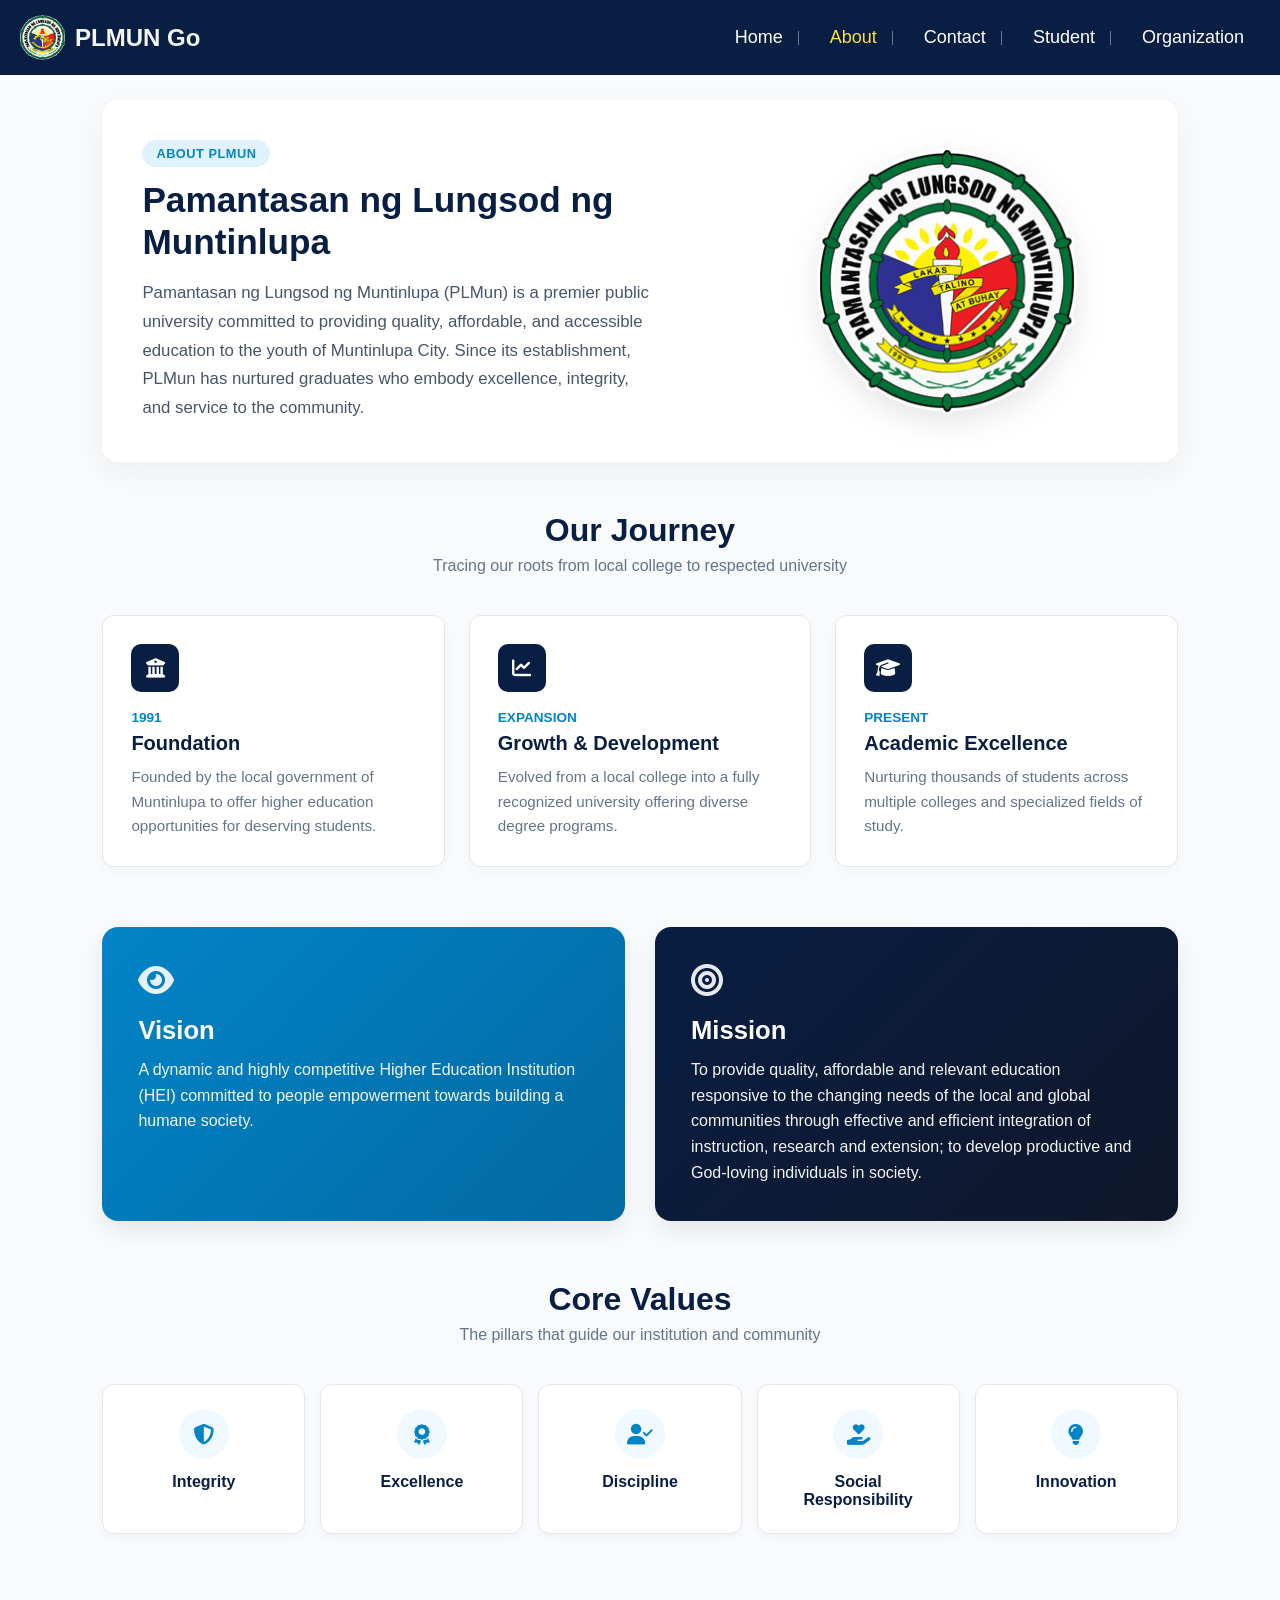
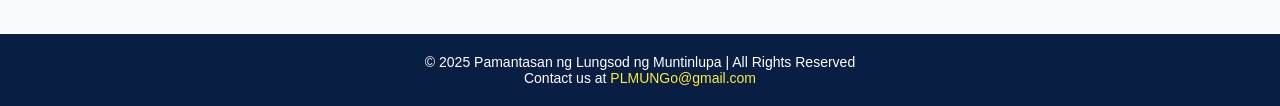
<file: PLMUN Go/about.html>
<!DOCTYPE html>
<html lang="en">
<head>
  <meta charset="UTF-8">
  <meta name="viewport" content="width=device-width, initial-scale=1.0">
  <title>About | PLMUN GO</title>
  <link rel="stylesheet" href="style.css">
     <link rel="icon" type="image/png" href="images/plmunlogo.png">
  <!-- FontAwesome Icons for modern visuals -->
  <link rel="stylesheet" href="https://cdnjs.cloudflare.com/ajax/libs/font-awesome/6.4.0/css/all.min.css">
</head>
<body class="about-page">
  <div class="container">
    <div class="wrapper">

      <!-- Navigation Header -->
      <nav class="top-nav">
        <div class="logo">
          <img src="images/plmunlogo.png" alt="PLMun Logo" class="logo-icon">
          <h1>PLMUN Go</h1>
        </div>

        <!-- Hamburger Menu -->
        <div class="nav-toggle">
          <span></span>
          <span></span>
          <span></span>
        </div>

        <div class="nav-links">
          <a href="index.html">Home</a>
          <a href="about.html" class="active">About</a>
          <a href="contact.html">Contact</a>
          <a href="student.html">Student</a>
          <a href="organization.html">Organization</a>
        </div>
      </nav>

      <main class="about-page">
        <!-- 1. Hero / Overview Section -->
        <section class="about-hero">
          <div class="hero-text">
            <span class="badge">ABOUT PLMUN</span>
            <h2>Pamantasan ng Lungsod ng Muntinlupa</h2>
            <p>
              Pamantasan ng Lungsod ng Muntinlupa (PLMun) is a premier public university committed to
              providing quality, affordable, and accessible education to the youth of Muntinlupa City.
              Since its establishment, PLMun has nurtured graduates who embody excellence,
              integrity, and service to the community.
            </p>
          </div>
          <div class="hero-image">
            <img src="images/plmunlogo.png" alt="PLMun Campus Graphic">
          </div>
        </section>

        <!-- 2. Interactive / Timeline History Section -->
        <section class="history-section">
          <div class="section-header">
            <h2>Our Journey</h2>
            <p>Tracing our roots from local college to respected university</p>
          </div>
          
          <div class="timeline">
            <div class="timeline-item">
              <div class="timeline-icon"><i class="fa-solid fa-building-columns"></i></div>
              <div class="timeline-content">
                <span class="year">1991</span>
                <h3>Foundation</h3>
                <p>Founded by the local government of Muntinlupa to offer higher education opportunities for deserving students.</p>
              </div>
            </div>

            <div class="timeline-item">
              <div class="timeline-icon"><i class="fa-solid fa-chart-line"></i></div>
              <div class="timeline-content">
                <span class="year">Expansion</span>
                <h3>Growth & Development</h3>
                <p>Evolved from a local college into a fully recognized university offering diverse degree programs.</p>
              </div>
            </div>

            <div class="timeline-item">
              <div class="timeline-icon"><i class="fa-solid fa-graduation-cap"></i></div>
              <div class="timeline-content">
                <span class="year">Present</span>
                <h3>Academic Excellence</h3>
                <p>Nurturing thousands of students across multiple colleges and specialized fields of study.</p>
              </div>
            </div>
          </div>
        </section>

        <!-- 3. Mission & Vision Grid -->
        <section class="mv-section">
          <div class="mv-card vision-card">
            <div class="mv-icon"><i class="fa-solid fa-eye"></i></div>
            <h3>Vision</h3>
            <p>
              A dynamic and highly competitive Higher Education Institution (HEI)
              committed to people empowerment towards building a humane society.
            </p>
          </div>

          <div class="mv-card mission-card">
            <div class="mv-icon"><i class="fa-solid fa-bullseye"></i></div>
            <h3>Mission</h3>
            <p>
              To provide quality, affordable and relevant education responsive to the changing
              needs of the local and global communities through effective and efficient integration
              of instruction, research and extension; to develop productive and God-loving individuals in society.
            </p>
          </div>
        </section>

        <!-- 4. Core Values Grid -->
        <section class="values-section">
          <div class="section-header">
            <h2>Core Values</h2>
            <p>The pillars that guide our institution and community</p>
          </div>

          <div class="values-grid">
            <div class="value-card">
              <div class="val-icon"><i class="fa-solid fa-shield-halved"></i></div>
              <h4>Integrity</h4>
            </div>
            <div class="value-card">
              <div class="val-icon"><i class="fa-solid fa-award"></i></div>
              <h4>Excellence</h4>
            </div>
            <div class="value-card">
              <div class="val-icon"><i class="fa-solid fa-user-check"></i></div>
              <h4>Discipline</h4>
            </div>
            <div class="value-card">
              <div class="val-icon"><i class="fa-solid fa-hand-holding-heart"></i></div>
              <h4>Social Responsibility</h4>
            </div>
            <div class="value-card">
              <div class="val-icon"><i class="fa-solid fa-lightbulb"></i></div>
              <h4>Innovation</h4>
            </div>
          </div>
        </section>
      </main>

      <!-- Footer -->
      <footer>
        <p>© 2025 Pamantasan ng Lungsod ng Muntinlupa | All Rights Reserved</p>
        <p>Contact us at <a href="https://mail.google.com/mail/?view=cm&fs=1&to=plmungo081028@gmail.com" target="_blank">PLMUNGo@gmail.com</a></p>
      </footer>

    </div> <!-- end .wrapper -->
  </div> <!-- end .container -->
  

  <script src="script.js"></script>
</body>
</html>
</file>
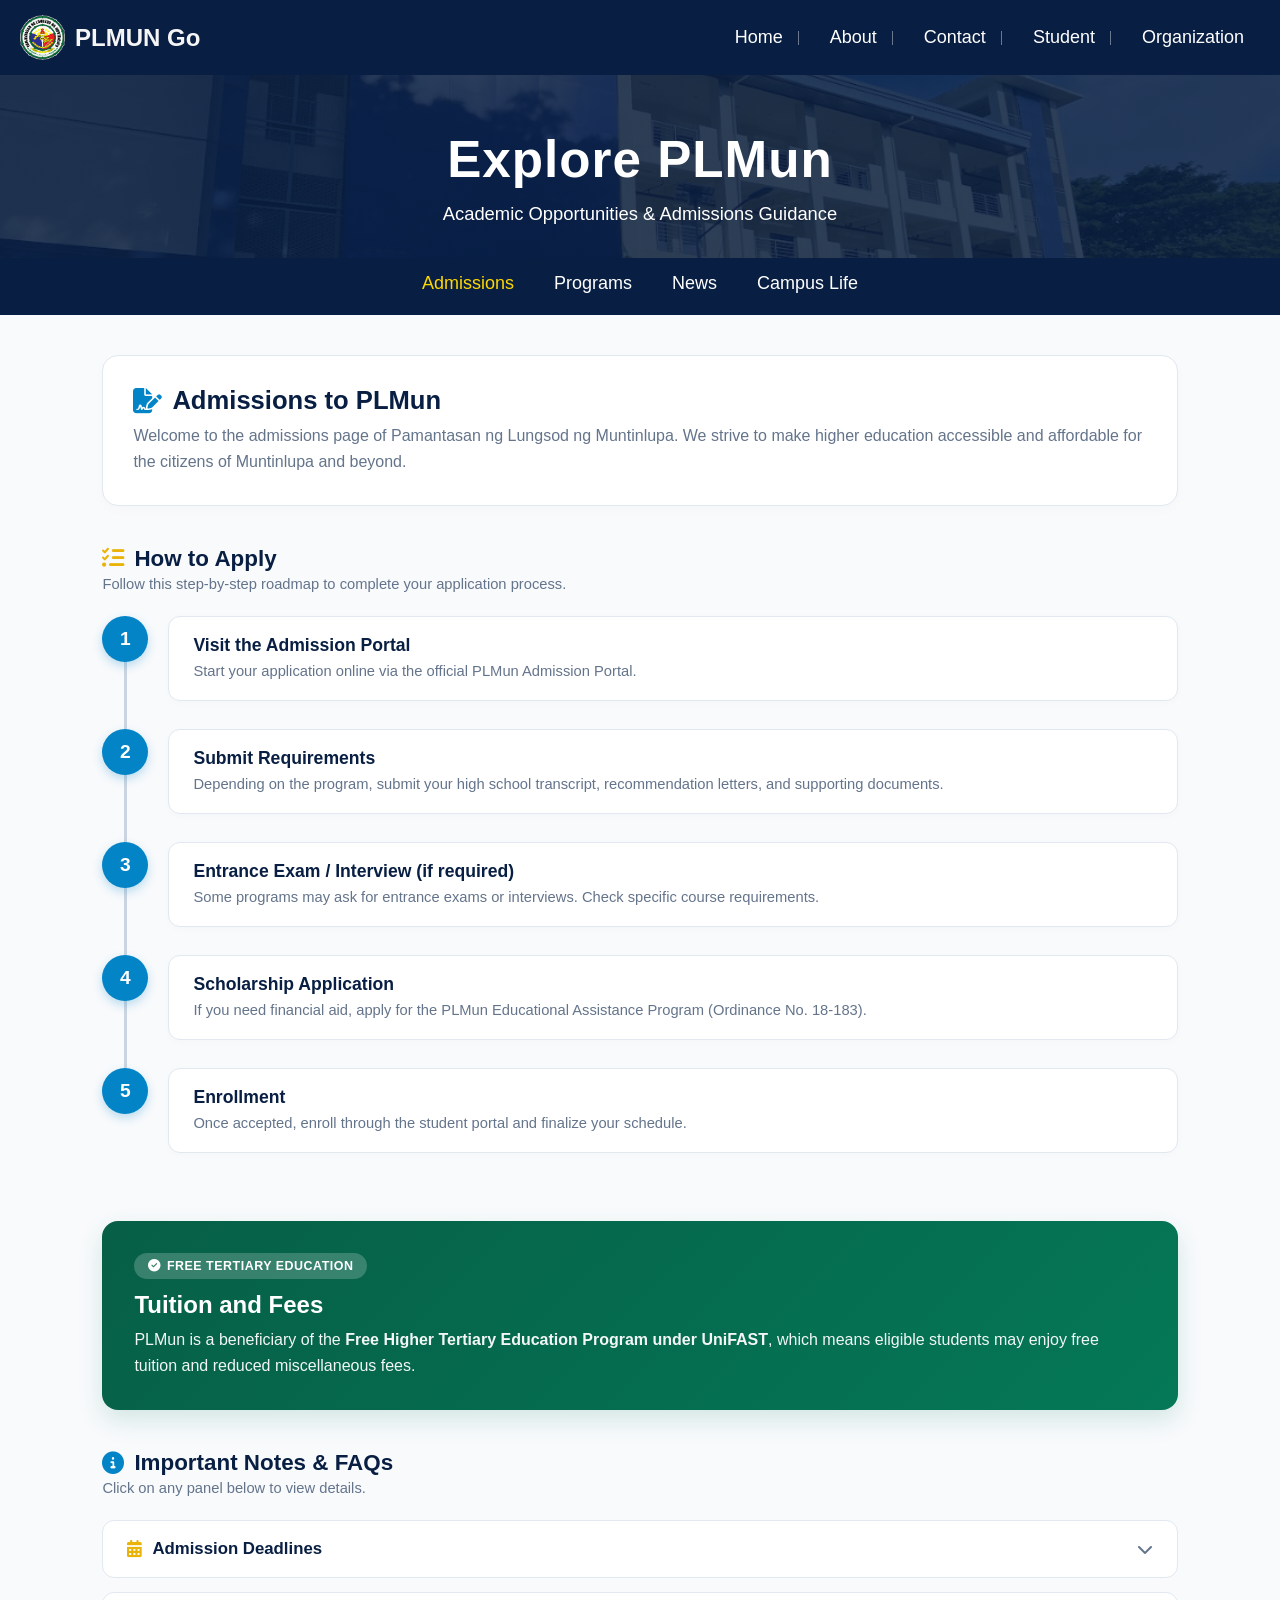
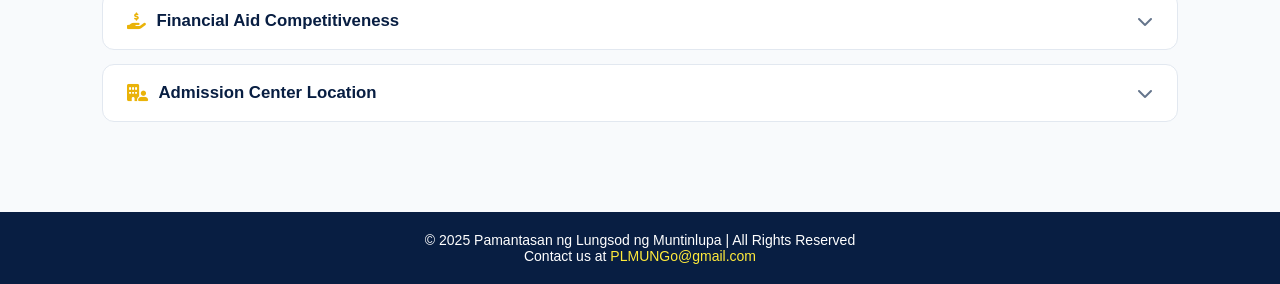
<file: PLMUN Go/admissions.html>
<!DOCTYPE html>
<html lang="en">
<head>
  <meta charset="UTF-8">
  <meta name="viewport" content="width=device-width, initial-scale=1.0">
  <title>Admissions | PLMUN GO</title>
  <link rel="stylesheet" href="style.css">
     <link rel="icon" type="image/png" href="images/plmunlogo.png">
  <!-- FontAwesome Icons -->
  <link rel="stylesheet" href="https://cdnjs.cloudflare.com/ajax/libs/font-awesome/6.4.0/css/all.min.css">
</head>
<body class="admissions-page">
  <div class="container">
    <div class="wrapper">

      <!-- Top Navigation -->
      <nav class="top-nav">
        <div class="logo">
          <img src="images/plmunlogo.png" alt="logo" class="logo-icon">
          <h1>PLMUN Go</h1>
        </div>

        <div class="nav-toggle">
          <span></span>
          <span></span>
          <span></span>
        </div>

        <div class="nav-links">
          <a href="index.html">Home</a>
          <a href="about.html">About</a>
          <a href="contact.html">Contact</a>
          <a href="student.html">Student</a>
          <a href="organization.html">Organization</a>
        </div>
      </nav>

      <!-- Sub-Navigation Bar (Explore PLMun Links) -->
      <header class="sub-nav-hero">
        <div class="hero-overlay-text">
          <h1>Explore PLMun</h1>
          <p>Academic Opportunities & Admissions Guidance</p>
        </div>
        <div class="sub-nav-bar">
          <a href="admissions.html" class="sub-link active">Admissions</a>
          <a href="programs.html" class="sub-link">Programs</a>
          <a href="news.html" class="sub-link">News</a>
          <!-- <a href="events.html" class="sub-link">Events</a> -->
          <a href="campuslife.html" class="sub-link">Campus Life</a>
        </div>
      </header>

      <main class="admissions-container">

        <!-- Intro Banner -->
        <section class="adm-intro">
          <h2><i class="fa-solid fa-file-signature icon-blue"></i> Admissions to PLMun</h2>
          <p>Welcome to the admissions page of Pamantasan ng Lungsod ng Muntinlupa. We strive to make higher education accessible and affordable for the citizens of Muntinlupa and beyond.</p>
        </section>

        <!-- 1. CONNECTED STEP-BY-STEP PROCESS FLOWCHART -->
        <section class="adm-section">
          <div class="adm-section-header">
            <h3><i class="fa-solid fa-list-check icon-gold"></i> How to Apply</h3>
            <p>Follow this step-by-step roadmap to complete your application process.</p>
          </div>

          <div class="process-flowchart">
            
            <div class="flow-step">
              <div class="step-number">1</div>
              <div class="step-content">
                <h4>Visit the Admission Portal</h4>
                <p>Start your application online via the official PLMun Admission Portal.</p>
              </div>
            </div>

            <div class="flow-step">
              <div class="step-number">2</div>
              <div class="step-content">
                <h4>Submit Requirements</h4>
                <p>Depending on the program, submit your high school transcript, recommendation letters, and supporting documents.</p>
              </div>
            </div>

            <div class="flow-step">
              <div class="step-number">3</div>
              <div class="step-content">
                <h4>Entrance Exam / Interview (if required)</h4>
                <p>Some programs may ask for entrance exams or interviews. Check specific course requirements.</p>
              </div>
            </div>

            <div class="flow-step">
              <div class="step-number">4</div>
              <div class="step-content">
                <h4>Scholarship Application</h4>
                <p>If you need financial aid, apply for the PLMun Educational Assistance Program (Ordinance No. 18-183).</p>
              </div>
            </div>

            <div class="flow-step">
              <div class="step-number">5</div>
              <div class="step-content">
                <h4>Enrollment</h4>
                <p>Once accepted, enroll through the student portal and finalize your schedule.</p>
              </div>
            </div>

          </div>
        </section>

        <!-- 2. TUITION & FEES BANNER -->
        <section class="tuition-callout">
          <div class="tuition-badge"><i class="fa-solid fa-circle-check"></i> FREE TERTIARY EDUCATION</div>
          <h3>Tuition and Fees</h3>
          <p>PLMun is a beneficiary of the <strong>Free Higher Tertiary Education Program under UniFAST</strong>, which means eligible students may enjoy free tuition and reduced miscellaneous fees.</p>
        </section>

        <!-- 3. INTERACTIVE CLICKABLE ACCORDIONS -->
        <section class="adm-section">
          <div class="adm-section-header">
            <h3><i class="fa-solid fa-circle-info icon-blue"></i> Important Notes & FAQs</h3>
            <p>Click on any panel below to view details.</p>
          </div>

          <div class="accordion-container">
            
            <details class="accordion-item">
              <summary class="accordion-header">
                <span><i class="fa-solid fa-calendar-days icon-gold"></i> Admission Deadlines</span>
                <i class="fa-solid fa-chevron-down arrow-icon"></i>
              </summary>
              <div class="accordion-body">
                <p>Admission deadlines vary by semester. Please check the official PLMun portal regularly for updated cut-off dates and submission schedules.</p>
              </div>
            </details>

            <details class="accordion-item">
              <summary class="accordion-header">
                <span><i class="fa-solid fa-hand-holding-dollar icon-gold"></i> Financial Aid Competitiveness</span>
                <i class="fa-solid fa-chevron-down arrow-icon"></i>
              </summary>
              <div class="accordion-body">
                <p>Financial aid is competitive. Ensure you complete all document requirements early to secure your slot for municipal assistance programs.</p>
              </div>
            </details>

            <details class="accordion-item">
              <summary class="accordion-header">
                <span><i class="fa-solid fa-building-user icon-gold"></i> Admission Center Location</span>
                <i class="fa-solid fa-chevron-down arrow-icon"></i>
              </summary>
              <div class="accordion-body">
                <p>For questions or on-site inquiries, reach out to the Admission Center located in the <strong>Bonifacio Building</strong> (as listed in the campus office directory).</p>
              </div>
            </details>

          </div>
        </section>

      </main>

      <!-- Footer -->
      <footer>
        <p>© 2025 Pamantasan ng Lungsod ng Muntinlupa | All Rights Reserved</p>
        <p>Contact us at <a href="https://mail.google.com/mail/?view=cm&fs=1&to=plmungo081028@gmail.com" target="_blank">PLMUNGo@gmail.com</a></p>
      </footer>

    </div>
  </div>

  <script src="script.js"></script>
</body>
</html>
</file>
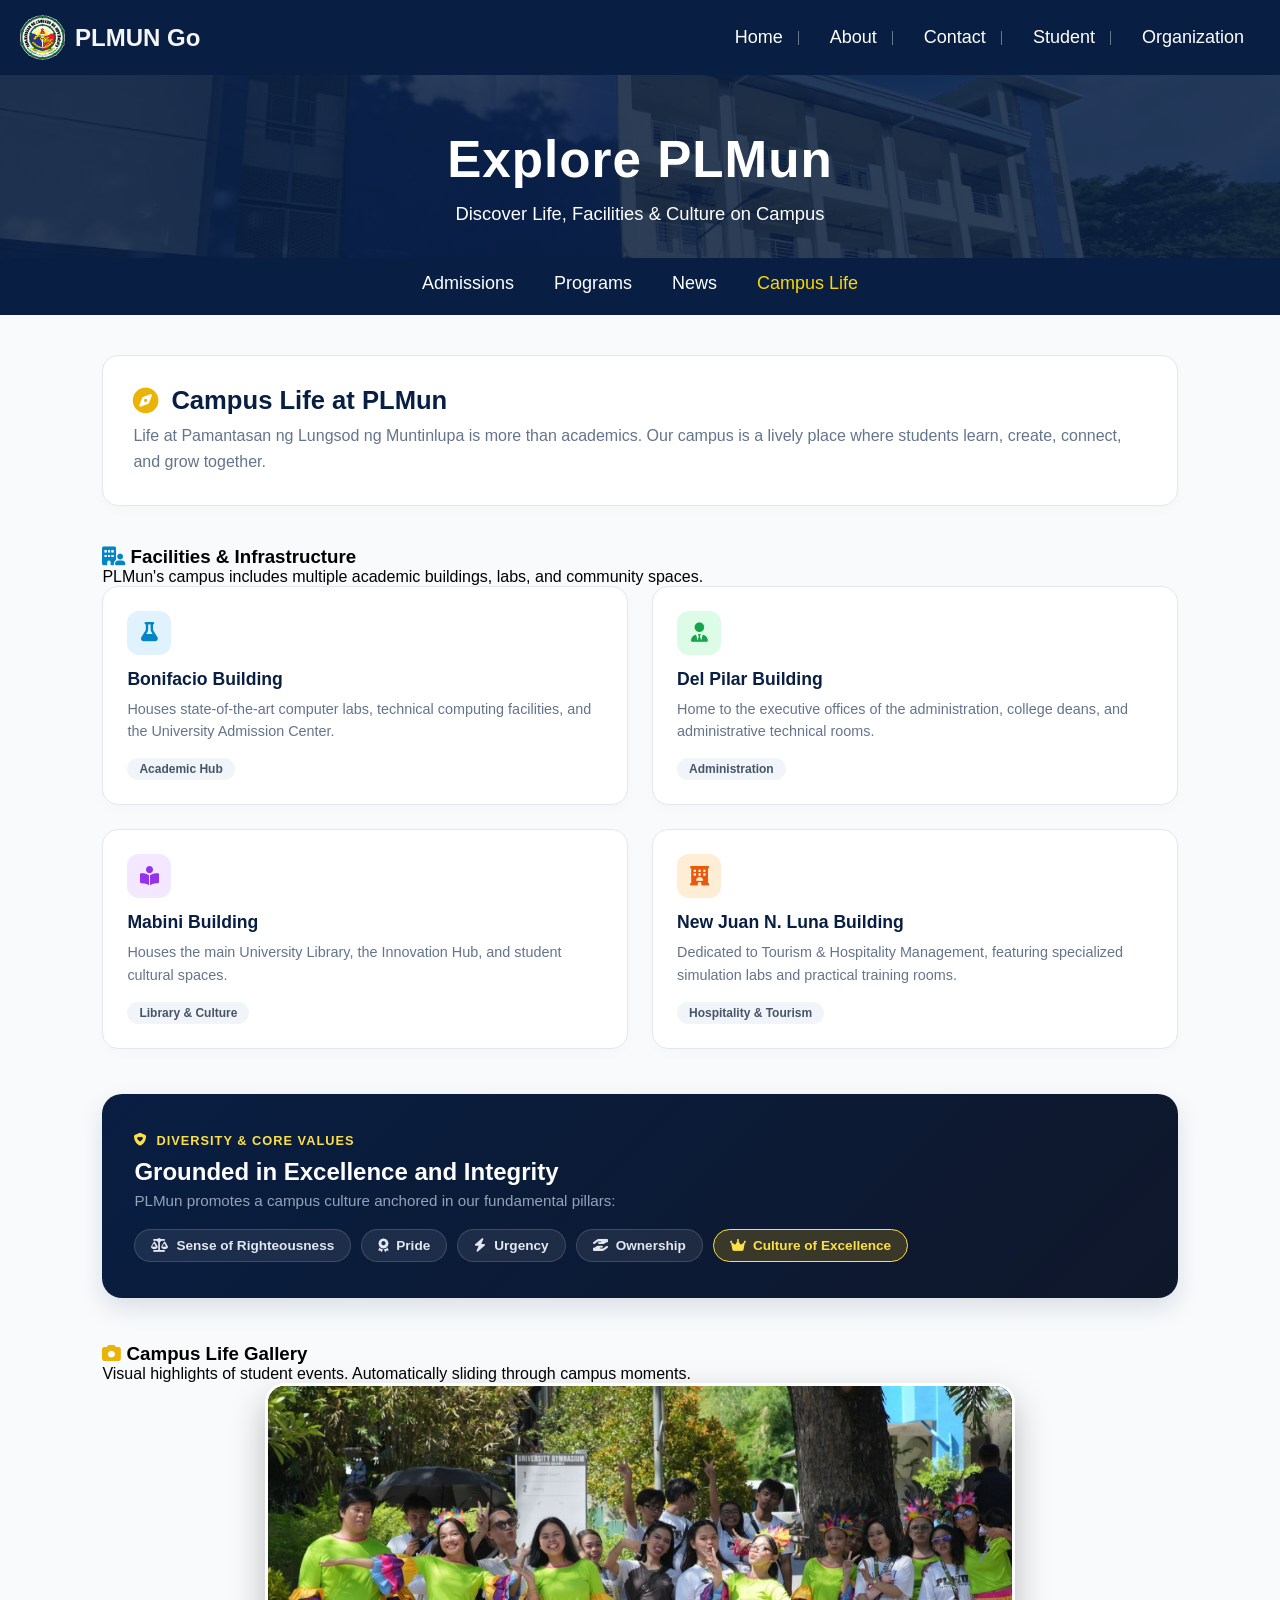
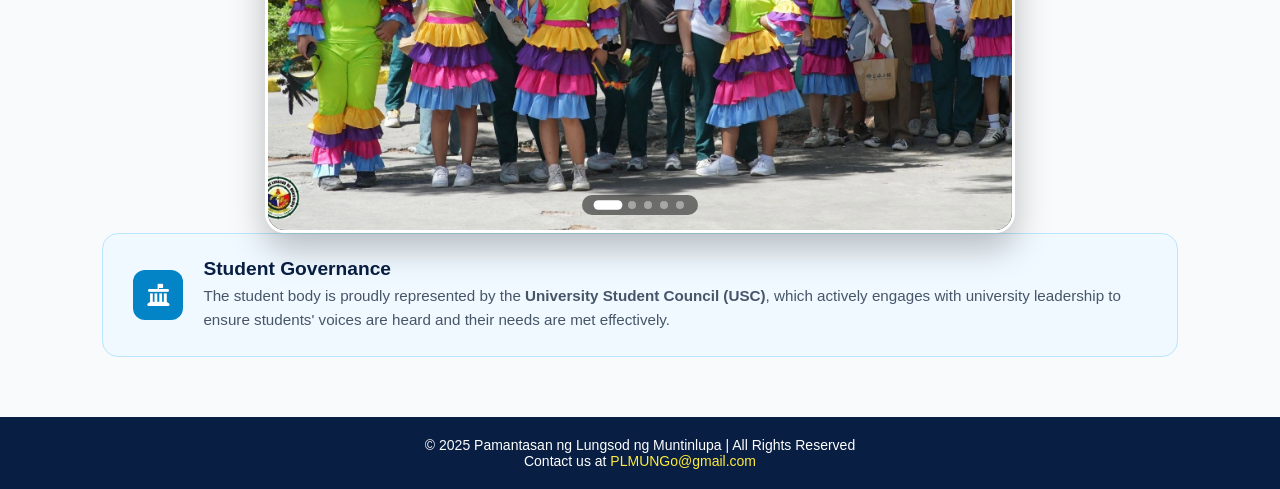
<file: PLMUN Go/campuslife.html>
<!DOCTYPE html>
<html lang="en">
<head>
  <meta charset="UTF-8">
  <meta name="viewport" content="width=device-width, initial-scale=1.0">
  <title>Campus Life | PLMUN GO</title>
  <link rel="stylesheet" href="style.css">
     <link rel="icon" type="image/png" href="images/plmunlogo.png">
  <!-- FontAwesome Icons -->
  <link rel="stylesheet" href="https://cdnjs.cloudflare.com/ajax/libs/font-awesome/6.4.0/css/all.min.css">
</head>
<body class="campuslife-page">
  <div class="container">
    <div class="wrapper">

      <!-- Top Navigation -->
      <nav class="top-nav">
        <div class="logo">
          <img src="images/plmunlogo.png" alt="logo" class="logo-icon">
          <h1>PLMUN Go</h1>
        </div>

        <div class="nav-toggle">
          <span></span>
          <span></span>
          <span></span>
        </div>

        <div class="nav-links">
          <a href="index.html">Home</a>
          <a href="about.html">About</a>
          <a href="contact.html">Contact</a>
          <a href="student.html">Student</a>
          <a href="organization.html">Organization</a>
        </div>
      </nav>

      <!-- Sub-Navigation Hero -->
      <header class="sub-nav-hero">
        <div class="hero-overlay-text">
          <h1>Explore PLMun</h1>
          <p>Discover Life, Facilities & Culture on Campus</p>
        </div>
        <div class="sub-nav-bar">
          <a href="admissions.html" class="sub-link">Admissions</a>
          <a href="programs.html" class="sub-link">Programs</a>
          <a href="news.html" class="sub-link">News</a>
          <!-- <a href="events.html" class="sub-link">Events</a> -->
          <a href="campuslife.html" class="sub-link active">Campus Life</a>
        </div>
      </header>

      <main class="cl-container">

        <!-- Page Introduction -->
        <div class="cl-intro">
          <h2><i class="fa-solid fa-compass icon-gold"></i> Campus Life at PLMun</h2>
          <p>Life at Pamantasan ng Lungsod ng Muntinlupa is more than academics. Our campus is a lively place where students learn, create, connect, and grow together.</p>
        </div>

        <!-- 1. FACILITIES & INFRASTRUCTURE (2x2 GRID) -->
        <section class="cl-section">
          <div class="cl-section-header">
            <h3><i class="fa-solid fa-building-user icon-blue"></i> Facilities & Infrastructure</h3>
            <p>PLMun's campus includes multiple academic buildings, labs, and community spaces.</p>
          </div>

          <div class="facility-text-grid">
            <div class="facility-text-card">
              <div class="facility-icon blue"><i class="fa-solid fa-flask"></i></div>
              <h4>Bonifacio Building</h4>
              <p>Houses state-of-the-art computer labs, technical computing facilities, and the University Admission Center.</p>
              <span class="facility-pill">Academic Hub</span>
            </div>

            <div class="facility-text-card">
              <div class="facility-icon green"><i class="fa-solid fa-user-tie"></i></div>
              <h4>Del Pilar Building</h4>
              <p>Home to the executive offices of the administration, college deans, and administrative technical rooms.</p>
              <span class="facility-pill">Administration</span>
            </div>

            <div class="facility-text-card">
              <div class="facility-icon purple"><i class="fa-solid fa-book-open-reader"></i></div>
              <h4>Mabini Building</h4>
              <p>Houses the main University Library, the Innovation Hub, and student cultural spaces.</p>
              <span class="facility-pill">Library & Culture</span>
            </div>

            <div class="facility-text-card">
              <div class="facility-icon orange"><i class="fa-solid fa-hotel"></i></div>
              <h4>New Juan N. Luna Building</h4>
              <p>Dedicated to Tourism & Hospitality Management, featuring specialized simulation labs and practical training rooms.</p>
              <span class="facility-pill">Hospitality & Tourism</span>
            </div>
          </div>
        </section>

        <!-- 2. CORE VALUES RIBBON -->
        <section class="values-banner">
          <div class="values-header">
            <i class="fa-solid fa-shield-heart"></i>
            <span>DIVERSITY & CORE VALUES</span>
          </div>
          <h3>Grounded in Excellence and Integrity</h3>
          <p class="values-lead">PLMun promotes a campus culture anchored in our fundamental pillars:</p>
          <div class="values-pills">
            <span class="v-pill"><i class="fa-solid fa-scale-balanced"></i> Sense of Righteousness</span>
            <span class="v-pill"><i class="fa-solid fa-award"></i> Pride</span>
            <span class="v-pill"><i class="fa-solid fa-bolt"></i> Urgency</span>
            <span class="v-pill"><i class="fa-solid fa-hand-holding-hand"></i> Ownership</span>
            <span class="v-pill gold"><i class="fa-solid fa-crown"></i> Culture of Excellence</span>
          </div>
        </section>

        <!-- 3. STUDENT ACTIVITIES & CULTURE (AUTO-PLAY BLUR SLIDER) -->
        <section class="cl-section">
          <div class="cl-section-header">
            <h3><i class="fa-solid fa-camera icon-gold"></i> Campus Life Gallery</h3>
            <p>Visual highlights of student events. Automatically sliding through campus moments.</p>
          </div>

        <div class="single-slider-container" id="singleSlider">
  
        <div class="single-slide active"><img src="images/campus-5.jpg" alt="Campus Life 1"></div>
        <div class="single-slide"><img src="images/campus-6.jpg" alt="Campus Life 2"></div>
        <div class="single-slide"><img src="images/campus-7.jpg" alt="Campus Life 3"></div>
        <div class="single-slide"><img src="images/campus-8.jpeg" alt="Campus Life 4"></div>
        <div class="single-slide"><img src="images/campus-9.jpeg" alt="Campus Life 5"></div>

        <div class="slider-dots" id="sliderDots">
        <span class="dot active"></span>
        <span class="dot"></span>
        <span class="dot"></span>
        <span class="dot"></span>
        <span class="dot"></span>
          </div>
        </div>
      </section>

        <!-- 4. GOVERNANCE BANNER -->
        <section class="governance-banner">
          <div class="gov-icon-box"><i class="fa-solid fa-landmark-flag"></i></div>
          <div class="gov-text">
            <h3>Student Governance</h3>
            <p>The student body is proudly represented by the <strong>University Student Council (USC)</strong>, which actively engages with university leadership to ensure students' voices are heard and their needs are met effectively.</p>
          </div>
        </section>

      </main>

      <!-- Global Footer -->
      <footer>
        <p>© 2025 Pamantasan ng Lungsod ng Muntinlupa | All Rights Reserved</p>
        <p>Contact us at <a href="https://mail.google.com/mail/?view=cm&fs=1&to=plmungo081028@gmail.com" target="_blank">PLMUNGo@gmail.com</a></p>
      </footer>

    </div>
  </div>

  <script src="script.js"></script>
</body>
</html>
</file>
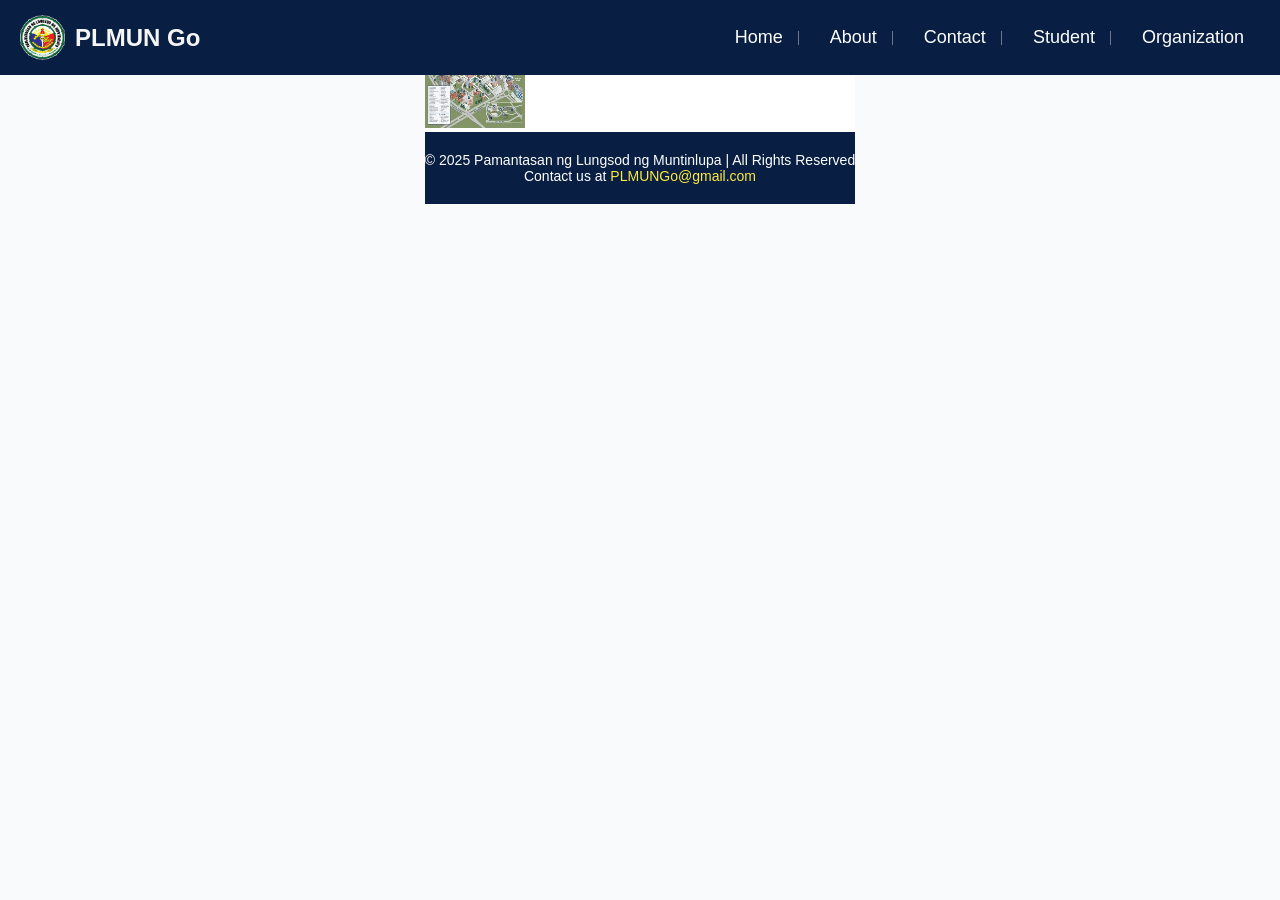
<file: PLMUN Go/campusmap.html>
<!DOCTYPE html>
<html lang="en">
<head>
  <meta charset="UTF-8">
  <meta name="viewport" content="width=device-width, initial-scale=1.0">
  <title>Campus Map | PLMUN Go</title>
  <link rel="stylesheet" href="style.css">
     <link rel="icon" type="image/png" href="images/plmunlogo.png">
</head>

<body class="campusmap">
  <div class="wrapper">

    <!-- Top Navigation -->
    <nav class="top-nav">
      <div class="logo">
        <img src="images/plmunlogo.png" alt="logo" class="logo-icon">
        <h1>PLMUN Go</h1>
      </div>

      <div class="nav-links">
        <a href="index.html">Home</a>
        <a href="about.html">About</a>
        <a href="contact.html">Contact</a>
        <a href="student.html">Student</a>
        <a href="organization.html">Organization</a>
      </div>
    </nav>

    <main>
      <section class="map-section">
        <h1>The Campus Map</h1>
        <div class="map-container">
          <img src="images/mappreview.jpg" alt="Campus Map">
        </div>
      </section>
    </main>

    <footer>
      <p>© 2025 Pamantasan ng Lungsod ng Muntinlupa | All Rights Reserved</p>
      <p>Contact us at <a href="https://mail.google.com/mail/?view=cm&fs=1&to=plmungo081028@gmail.com" target="_blank">PLMUNGo@gmail.com</a></p>
    </footer>

  </div>
</body>
</html>
</file>
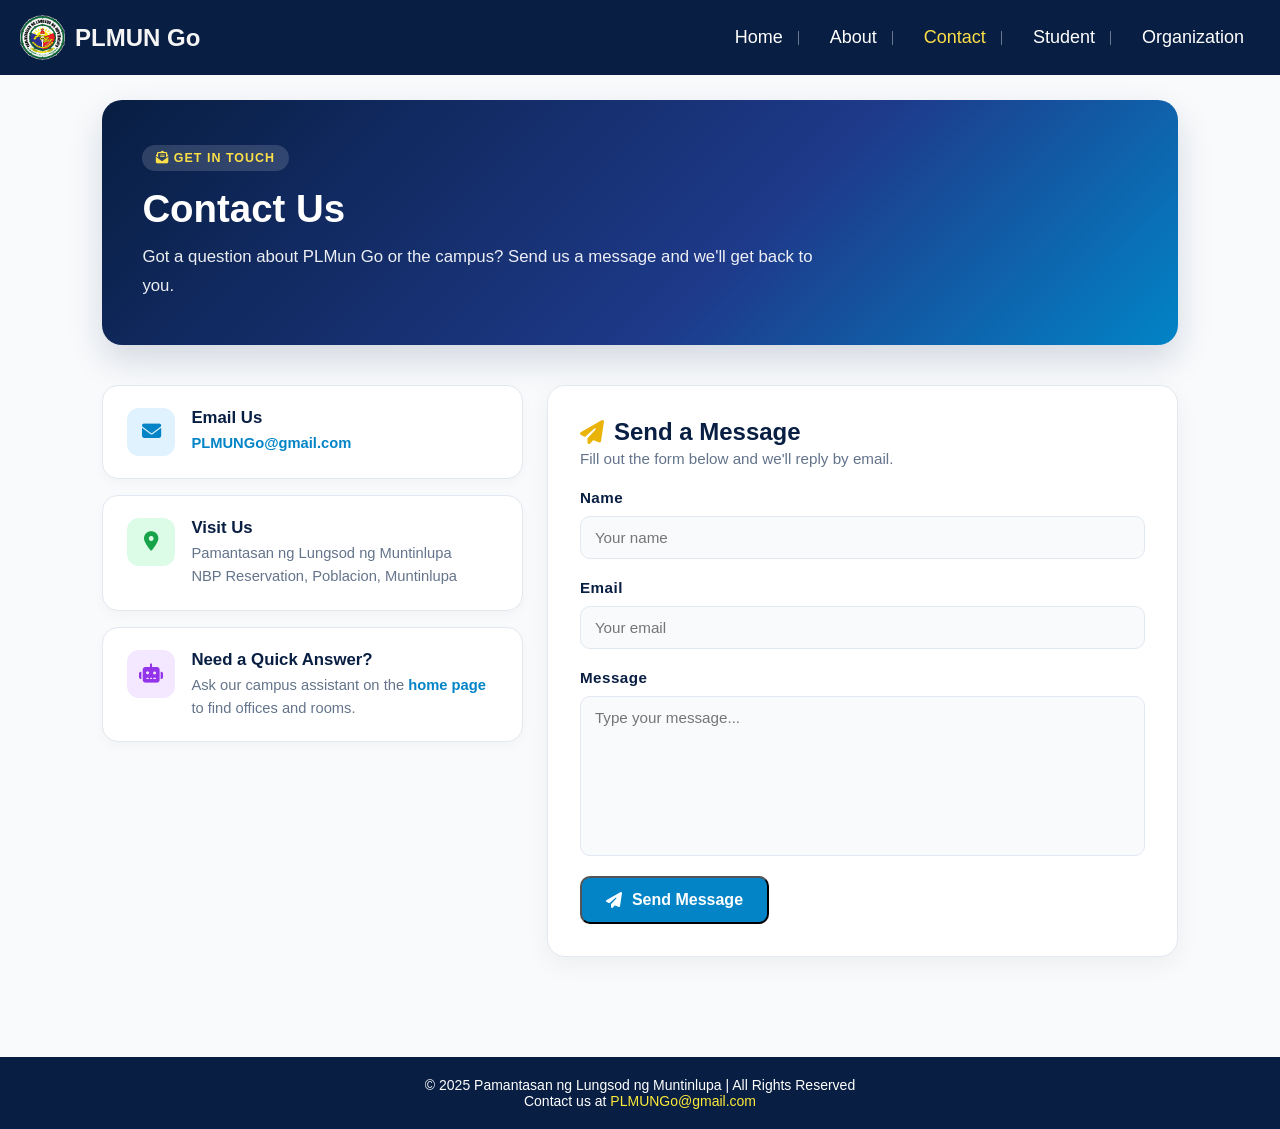
<file: PLMUN Go/contact.html>
<!DOCTYPE html>
<html lang="en">
<head>
  <meta charset="UTF-8">
  <meta name="viewport" content="width=device-width, initial-scale=1.0">
  <title>Contact | PLMUN GO</title>
  <link rel="stylesheet" href="style.css">
     <link rel="icon" type="image/png" href="images/plmunlogo.png">
  <!-- FontAwesome Icons -->
  <link rel="stylesheet" href="https://cdnjs.cloudflare.com/ajax/libs/font-awesome/6.4.0/css/all.min.css">
</head>

<body class="contact">
  <div class="container">
    <div class="wrapper">

      <!-- Top Navigation (same as other pages) -->
      <nav class="top-nav">
        <div class="logo">
          <img src="images/plmunlogo.png" alt="PLMun Logo" class="logo-icon">
          <h1>PLMUN Go</h1>
        </div>

        <!-- Hamburger Menu -->
        <div class="nav-toggle">
          <span></span>
          <span></span>
          <span></span>
        </div>

        <div class="nav-links">
          <a href="index.html">Home</a>
          <a href="about.html">About</a>
          <a href="contact.html" class="active">Contact</a>
          <a href="student.html">Student</a>
          <a href="organization.html">Organization</a>
        </div>
      </nav>

      <main class="contact-page">

        <!-- 1. Hero Banner -->
        <section class="contact-hero">
          <span class="contact-tag"><i class="fa-solid fa-envelope-open-text"></i> GET IN TOUCH</span>
          <h1>Contact Us</h1>
          <p>Got a question about PLMun Go or the campus? Send us a message and we'll get back to you.</p>
        </section>

        <!-- 2. Info Cards + Form -->
        <section class="contact-grid">

          <!-- Left: info cards -->
          <div class="contact-info">
            <div class="info-card">
              <div class="info-icon blue"><i class="fa-solid fa-envelope"></i></div>
              <div>
                <h3>Email Us</h3>
                <p><a href="https://mail.google.com/mail/?view=cm&fs=1&to=plmungo081028@gmail.com" target="_blank">PLMUNGo@gmail.com</a></p>
              </div>
            </div>

            <div class="info-card">
              <div class="info-icon green"><i class="fa-solid fa-location-dot"></i></div>
              <div>
                <h3>Visit Us</h3>
                <p>Pamantasan ng Lungsod ng Muntinlupa<br>NBP Reservation, Poblacion, Muntinlupa</p>
              </div>
            </div>

            <div class="info-card">
              <div class="info-icon purple"><i class="fa-solid fa-robot"></i></div>
              <div>
                <h3>Need a Quick Answer?</h3>
                <p>Ask our campus assistant on the <a href="index.html">home page</a> to find offices and rooms.</p>
              </div>
            </div>
          </div>

          <!-- Right: form -->
          <div class="contact-form-card">
            <div class="form-card-header">
              <h2><i class="fa-solid fa-paper-plane icon-gold"></i> Send a Message</h2>
              <p>Fill out the form below and we'll reply by email.</p>
            </div>

            <form id="contact-form" action="https://formspree.io/f/mwpygpbd" method="POST">
              <div class="form-group">
                <label for="name">Name</label>
                <input type="text" id="name" name="name" placeholder="Your name" required>
              </div>

              <div class="form-group">
                <label for="email">Email</label>
                <input type="email" id="email" name="email" placeholder="Your email" required>
              </div>

              <div class="form-group">
                <label for="message">Message</label>
                <textarea id="message" rows="5" name="message" placeholder="Type your message..." required></textarea>
              </div>

              <button type="submit" class="contact-submit">
                <i class="fa-solid fa-paper-plane"></i> Send Message
              </button>
            </form>

            <p id="form-status" class="form-status">
              Message sent successfully! 🎉
            </p>
          </div>

        </section>

      </main>

      <!-- Footer -->
      <footer>
        <p>© 2025 Pamantasan ng Lungsod ng Muntinlupa | All Rights Reserved</p>
        <p>Contact us at <a href="https://mail.google.com/mail/?view=cm&fs=1&to=plmungo081028@gmail.com" target="_blank">PLMUNGo@gmail.com</a></p>
      </footer>

    </div> <!-- end .wrapper -->
  </div> <!-- end .container -->

  <script src="script.js"></script>
</body>
</html>
</file>
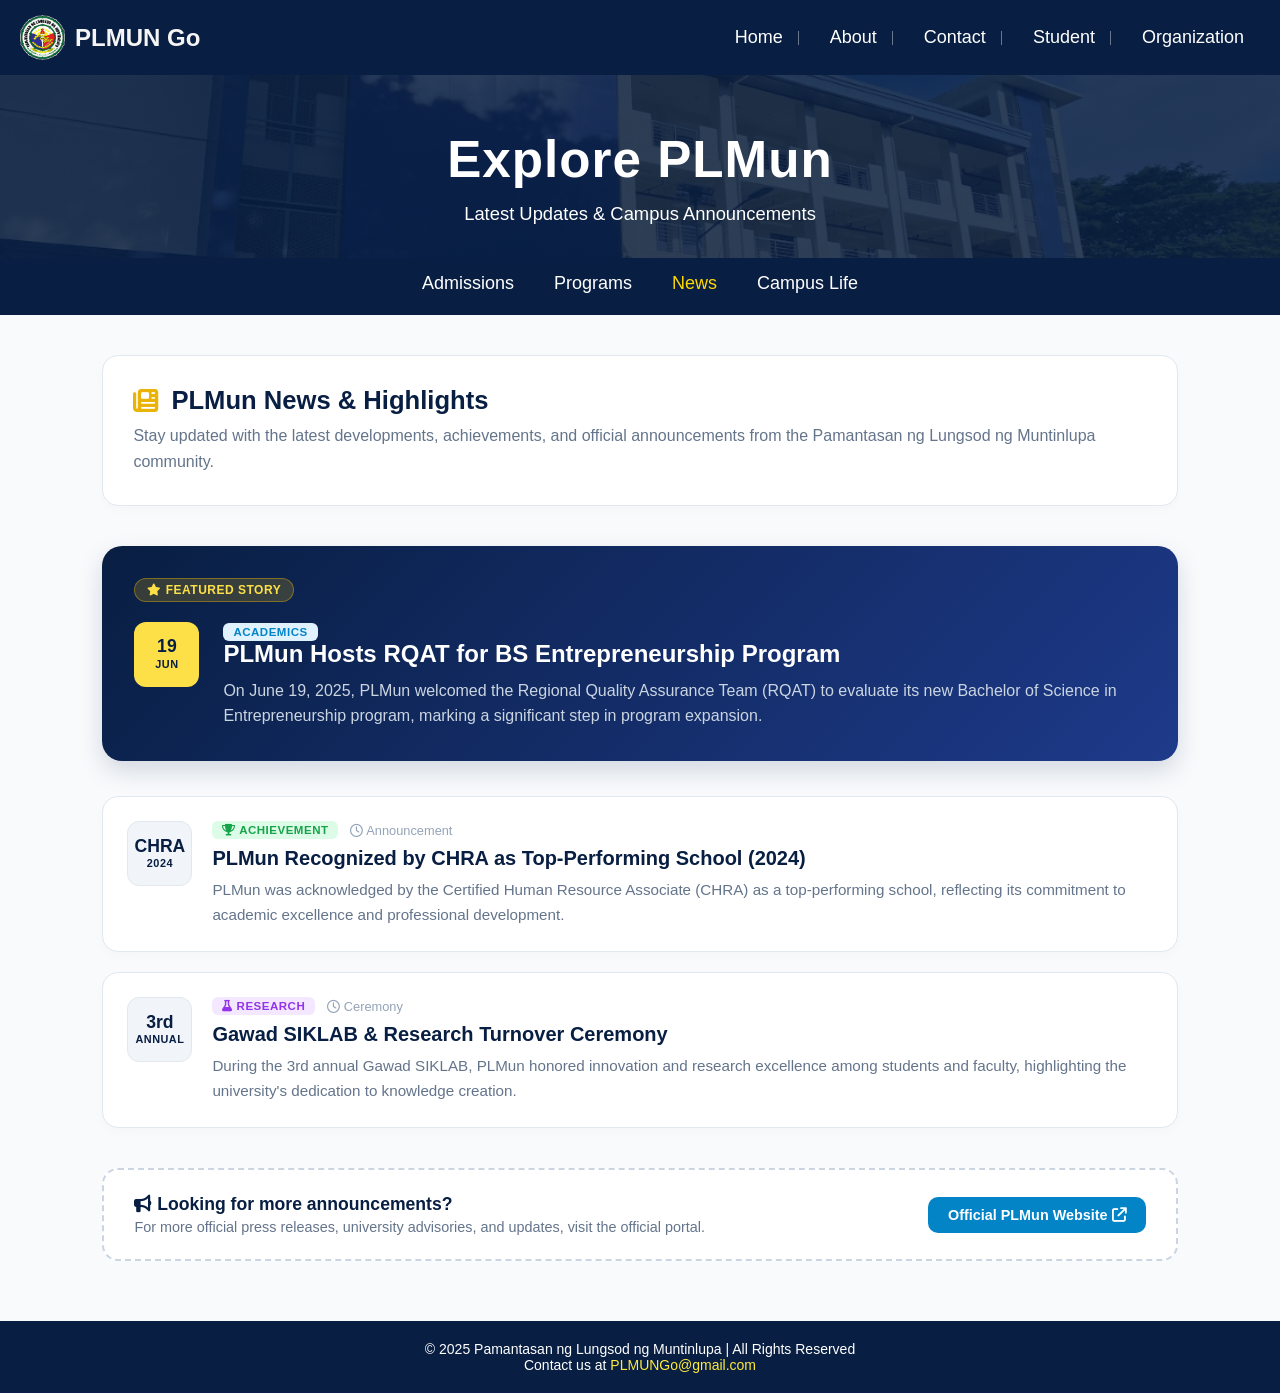
<file: PLMUN Go/news.html>
<!DOCTYPE html>
<html lang="en">
<head>
  <meta charset="UTF-8">
  <meta name="viewport" content="width=device-width, initial-scale=1.0">
  <title>PLMun News | PLMUN GO</title>
  <link rel="stylesheet" href="style.css">
     <link rel="icon" type="image/png" href="images/plmunlogo.png">
  <!-- FontAwesome Icons -->
  <link rel="stylesheet" href="https://cdnjs.cloudflare.com/ajax/libs/font-awesome/6.4.0/css/all.min.css">
</head>
<body class="news-page">
  <div class="container">
    <div class="wrapper">

      <!-- Top Navigation -->
      <nav class="top-nav">
        <div class="logo">
          <img src="images/plmunlogo.png" alt="logo" class="logo-icon">
          <h1>PLMUN Go</h1>
        </div>

        <div class="nav-toggle">
          <span></span>
          <span></span>
          <span></span>
        </div>

        <div class="nav-links">
          <a href="index.html">Home</a>
          <a href="about.html">About</a>
          <a href="contact.html">Contact</a>
          <a href="student.html">Student</a>
          <a href="organization.html">Organization</a>
        </div>
      </nav>

      <!-- Sub-Navigation Hero -->
      <header class="sub-nav-hero">
        <div class="hero-overlay-text">
          <h1>Explore PLMun</h1>
          <p>Latest Updates & Campus Announcements</p>
        </div>
        <div class="sub-nav-bar">
          <a href="admissions.html" class="sub-link">Admissions</a>
          <a href="programs.html" class="sub-link">Programs</a>
          <a href="news.html" class="sub-link active">News</a>
          <!-- <a href="events.html" class="sub-link">Events</a> -->
          <a href="campuslife.html" class="sub-link">Campus Life</a>
        </div>
      </header>

      <main class="news-container">

        <!-- Intro -->
        <div class="news-intro">
          <h2><i class="fa-solid fa-newspaper icon-gold"></i> PLMun News & Highlights</h2>
          <p>Stay updated with the latest developments, achievements, and official announcements from the Pamantasan ng Lungsod ng Muntinlupa community.</p>
        </div>

        <!-- FEATURED TOP NEWS STORY -->
        <article class="featured-news-card">
          <div class="featured-tag"><i class="fa-solid fa-star"></i> FEATURED STORY</div>
          <div class="featured-body">
            <div class="date-badge gold">
              <span class="day">19</span>
              <span class="month">JUN</span>
            </div>
            <div class="featured-content">
              <span class="category-pill blue">ACADEMICS</span>
              <h3>PLMun Hosts RQAT for BS Entrepreneurship Program</h3>
              <p>On June 19, 2025, PLMun welcomed the Regional Quality Assurance Team (RQAT) to evaluate its new Bachelor of Science in Entrepreneurship program, marking a significant step in program expansion.</p>
            </div>
          </div>
        </article>

        <!-- RECENT NEWS LIST -->
        <div class="news-feed">

          <article class="news-item-card">
            <div class="date-badge">
              <span class="day">CHRA</span>
              <span class="month">2024</span>
            </div>
            <div class="news-item-content">
              <div class="card-meta">
                <span class="category-pill green"><i class="fa-solid fa-trophy"></i> ACHIEVEMENT</span>
                <span class="read-time"><i class="fa-regular fa-clock"></i> Announcement</span>
              </div>
              <h3>PLMun Recognized by CHRA as Top-Performing School (2024)</h3>
              <p>PLMun was acknowledged by the Certified Human Resource Associate (CHRA) as a top-performing school, reflecting its commitment to academic excellence and professional development.</p>
            </div>
          </article>

          <article class="news-item-card">
            <div class="date-badge">
              <span class="day">3rd</span>
              <span class="month">ANNUAL</span>
            </div>
            <div class="news-item-content">
              <div class="card-meta">
                <span class="category-pill purple"><i class="fa-solid fa-flask"></i> RESEARCH</span>
                <span class="read-time"><i class="fa-regular fa-clock"></i> Ceremony</span>
              </div>
              <h3>Gawad SIKLAB & Research Turnover Ceremony</h3>
              <p>During the 3rd annual Gawad SIKLAB, PLMun honored innovation and research excellence among students and faculty, highlighting the university's dedication to knowledge creation.</p>
            </div>
          </article>

        </div>

        <!-- OFFICIAL PORTAL CALLOUT BANNER -->
        <div class="official-portal-banner">
          <div class="portal-text">
            <h4><i class="fa-solid fa-bullhorn"></i> Looking for more announcements?</h4>
            <p>For more official press releases, university advisories, and updates, visit the official portal.</p>
          </div>
          <a href="https://plmun.edu.ph" target="_blank" class="portal-btn">Official PLMun Website <i class="fa-solid fa-arrow-up-right-from-square"></i></a>
        </div>

      </main>

      <!-- Footer -->
      <footer>
        <p>© 2025 Pamantasan ng Lungsod ng Muntinlupa | All Rights Reserved</p>
        <p>Contact us at <a href="https://mail.google.com/mail/?view=cm&fs=1&to=plmungo081028@gmail.com" target="_blank">PLMUNGo@gmail.com</a></p>
      </footer>

    </div>
  </div>

  <script src="script.js"></script>
</body>
</html>
</file>
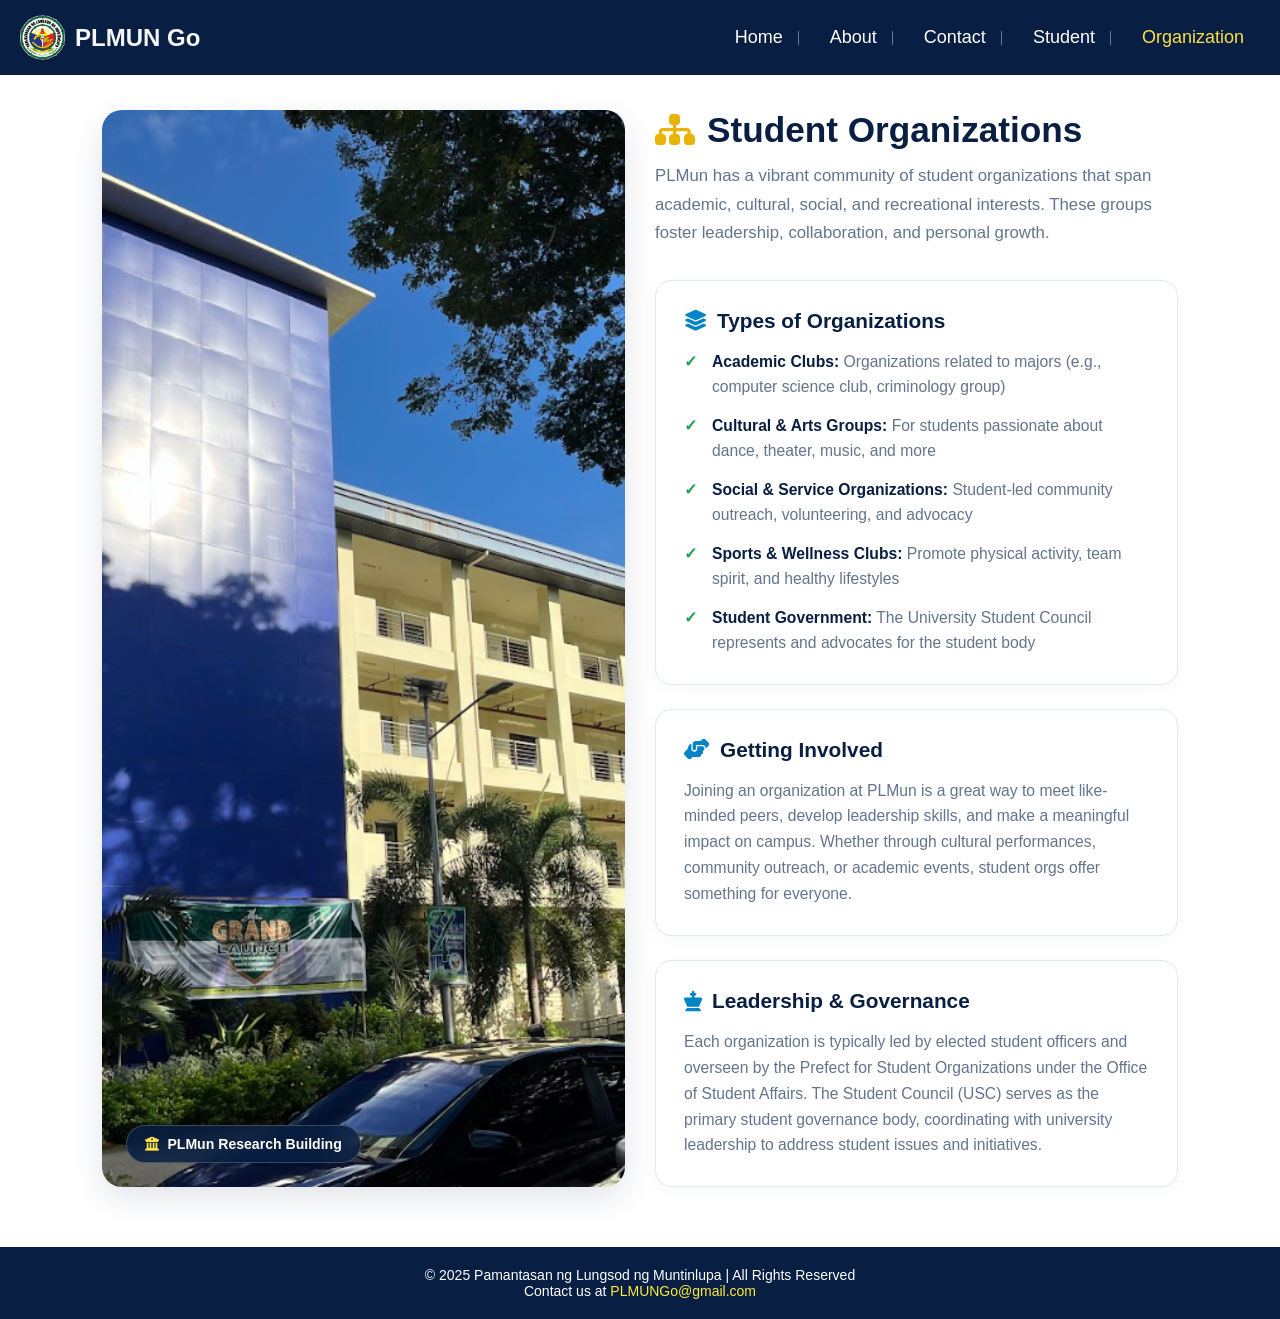
<file: PLMUN Go/organization.html>
<!DOCTYPE html>
<html lang="en">
<head>
  <meta charset="UTF-8">
  <meta name="viewport" content="width=device-width, initial-scale=1.0">
  <title>Organization | PLMUN GO</title>
  <link rel="stylesheet" href="style.css">
     <link rel="icon" type="image/png" href="images/plmunlogo.png">
  <!-- FontAwesome Icons -->
  <link rel="stylesheet" href="https://cdnjs.cloudflare.com/ajax/libs/font-awesome/6.4.0/css/all.min.css">
</head>
<body class="org-page">

  <div class="container">
    <div class="wrapper">

      <!-- 1. GLOBAL TOP NAVIGATION (Same position as all other pages) -->
      <nav class="top-nav">
        <div class="logo">
          <img src="images/plmunlogo.png" alt="logo" class="logo-icon">
          <h1>PLMUN Go</h1>
        </div>

        <div class="nav-toggle">
          <span></span>
          <span></span>
          <span></span>
        </div>

        <div class="nav-links">
          <a href="index.html">Home</a>
          <a href="about.html">About</a>
          <a href="contact.html">Contact</a>
          <a href="student.html">Student</a>
          <a href="organization.html" class="active">Organization</a>
        </div>
      </nav>

      <!-- 2. SPLIT SECTION (Between Header & Footer) -->
      <main class="org-split-container">
        
        <!-- LEFT SIDE: Fixed Image of Research Building -->
        <div class="org-image-pane">
          <div class="image-caption-badge">
            <i class="fa-solid fa-building-columns"></i>
            <span>PLMun Research Building</span>
          </div>
        </div>

        <!-- RIGHT SIDE: Text Content with Custom Designs -->
        <div class="org-text-pane">
          <div class="org-header-block">
            <h1><i class="fa-solid fa-sitemap icon-gold"></i> Student Organizations</h1>
            <p>PLMun has a vibrant community of student organizations that span academic, cultural, social, and recreational interests. These groups foster leadership, collaboration, and personal growth.</p>
          </div>

          <div class="org-card">
            <h2><i class="fa-solid fa-layer-group icon-blue"></i> Types of Organizations</h2>
            <ul class="styled-org-list">
              <li><strong>Academic Clubs:</strong> Organizations related to majors (e.g., computer science club, criminology group)</li>
              <li><strong>Cultural & Arts Groups:</strong> For students passionate about dance, theater, music, and more</li>
              <li><strong>Social & Service Organizations:</strong> Student-led community outreach, volunteering, and advocacy</li>
              <li><strong>Sports & Wellness Clubs:</strong> Promote physical activity, team spirit, and healthy lifestyles</li>
              <li><strong>Student Government:</strong> The University Student Council represents and advocates for the student body</li>
            </ul>
          </div>

          <div class="org-card">
            <h2><i class="fa-solid fa-handshake-angle icon-blue"></i> Getting Involved</h2>
            <p>Joining an organization at PLMun is a great way to meet like-minded peers, develop leadership skills, and make a meaningful impact on campus. Whether through cultural performances, community outreach, or academic events, student orgs offer something for everyone.</p>
          </div>

          <div class="org-card">
            <h2><i class="fa-solid fa-chess-king icon-blue"></i> Leadership & Governance</h2>
            <p>Each organization is typically led by elected student officers and overseen by the Prefect for Student Organizations under the Office of Student Affairs. The Student Council (USC) serves as the primary student governance body, coordinating with university leadership to address student issues and initiatives.</p>
          </div>
        </div>

      </main>

      <!-- 3. GLOBAL FOOTER (Same position as all other pages) -->
      <footer>
        <p>© 2025 Pamantasan ng Lungsod ng Muntinlupa | All Rights Reserved</p>
        <p>Contact us at <a href="https://mail.google.com/mail/?view=cm&fs=1&to=plmungo081028@gmail.com" target="_blank">PLMUNGo@gmail.com</a></p>
      </footer>

    </div> <!-- end .wrapper -->
  </div> <!-- end .container -->

  <script src="script.js"></script>
</body>
</html>
</file>
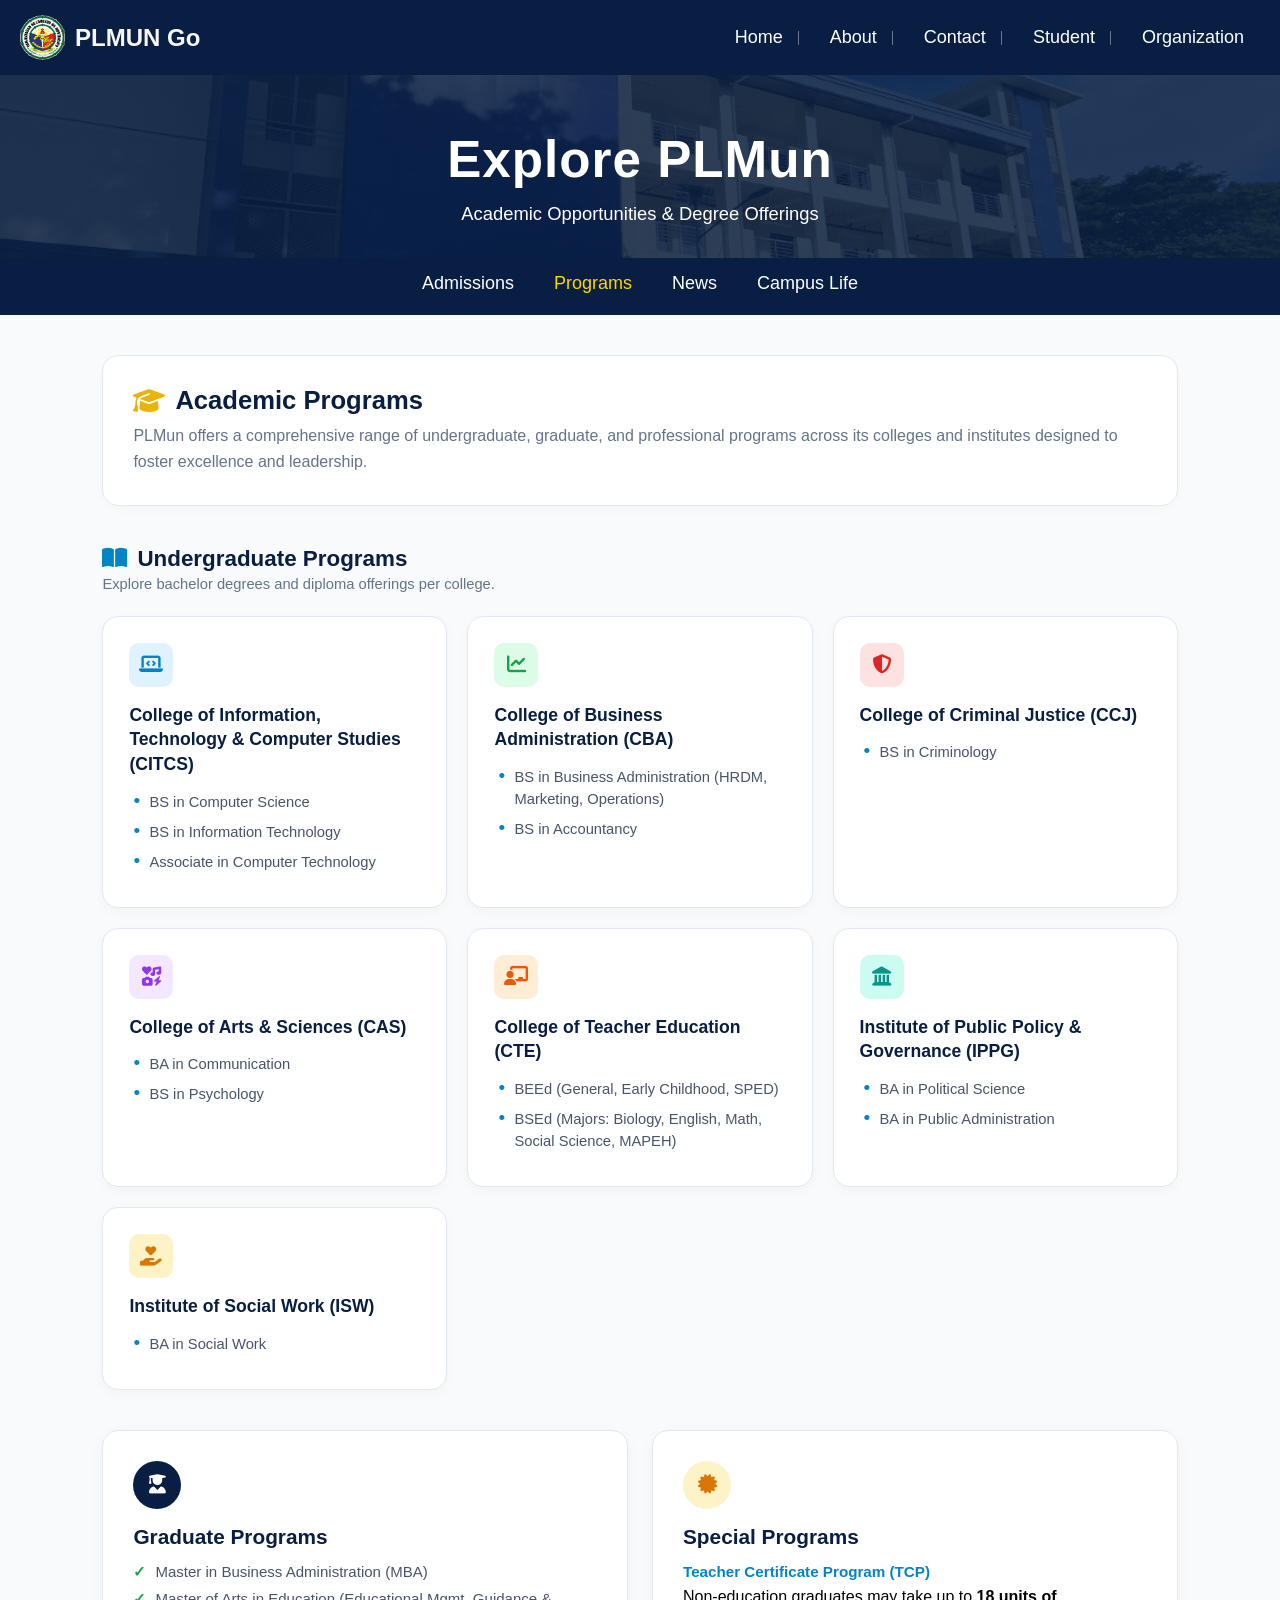
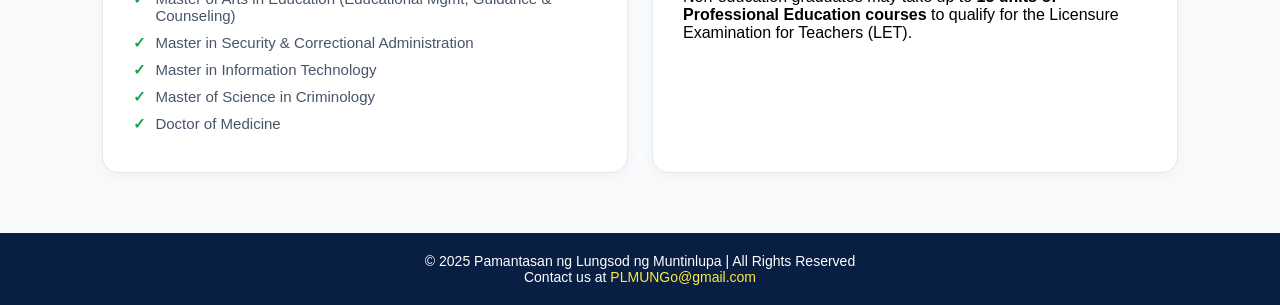
<file: PLMUN Go/programs.html>
<!DOCTYPE html>
<html lang="en">
<head>
  <meta charset="UTF-8">
  <meta name="viewport" content="width=device-width, initial-scale=1.0">
  <title>Academic Programs | PLMUN GO</title>
  <link rel="stylesheet" href="style.css">
     <link rel="icon" type="image/png" href="images/plmunlogo.png">
  <!-- FontAwesome Icons -->
  <link rel="stylesheet" href="https://cdnjs.cloudflare.com/ajax/libs/font-awesome/6.4.0/css/all.min.css">
</head>
<body class="programs-page">
  <div class="container">
    <div class="wrapper">

      <!-- Top Navigation -->
      <nav class="top-nav">
        <div class="logo">
          <img src="images/plmunlogo.png" alt="logo" class="logo-icon">
          <h1>PLMUN Go</h1>
        </div>

        <div class="nav-toggle">
          <span></span>
          <span></span>
          <span></span>
        </div>

        <div class="nav-links">
          <a href="index.html">Home</a>
          <a href="about.html">About</a>
          <a href="contact.html">Contact</a>
          <a href="student.html">Student</a>
          <a href="organization.html">Organization</a>
        </div>
      </nav>

      <!-- Sub-Navigation Hero -->
      <header class="sub-nav-hero">
        <div class="hero-overlay-text">
          <h1>Explore PLMun</h1>
          <p>Academic Opportunities & Degree Offerings</p>
        </div>
        <div class="sub-nav-bar">
          <a href="admissions.html" class="sub-link">Admissions</a>
          <a href="programs.html" class="sub-link active">Programs</a>
          <a href="news.html" class="sub-link">News</a>
          <!-- <a href="events.html" class="sub-link">Events</a> -->
          <a href="campuslife.html" class="sub-link">Campus Life</a>
        </div>
      </header>

      <main class="programs-container">

        <!-- Intro Section -->
        <section class="prog-intro">
          <h2><i class="fa-solid fa-graduation-cap icon-gold"></i> Academic Programs</h2>
          <p>PLMun offers a comprehensive range of undergraduate, graduate, and professional programs across its colleges and institutes designed to foster excellence and leadership.</p>
        </section>

        <!-- 1. UNDERGRADUATE PROGRAMS GRID -->
        <section class="prog-section">
          <div class="prog-section-header">
            <h3><i class="fa-solid fa-book-open icon-blue"></i> Undergraduate Programs</h3>
            <p>Explore bachelor degrees and diploma offerings per college.</p>
          </div>

          <div class="college-grid">

            <!-- CITCS -->
            <div class="college-card">
              <div class="college-badge blue"><i class="fa-solid fa-laptop-code"></i></div>
              <h4>College of Information, Technology & Computer Studies (CITCS)</h4>
              <ul>
                <li>BS in Computer Science</li>
                <li>BS in Information Technology</li>
                <li>Associate in Computer Technology</li>
              </ul>
            </div>

            <!-- CBA -->
            <div class="college-card">
              <div class="college-badge green"><i class="fa-solid fa-chart-line"></i></div>
              <h4>College of Business Administration (CBA)</h4>
              <ul>
                <li>BS in Business Administration (HRDM, Marketing, Operations)</li>
                <li>BS in Accountancy</li>
              </ul>
            </div>

            <!-- CCJ -->
            <div class="college-card">
              <div class="college-badge red"><i class="fa-solid fa-shield-halved"></i></div>
              <h4>College of Criminal Justice (CCJ)</h4>
              <ul>
                <li>BS in Criminology</li>
              </ul>
            </div>

            <!-- CAS -->
            <div class="college-card">
              <div class="college-badge purple"><i class="fa-solid fa-icons"></i></div>
              <h4>College of Arts & Sciences (CAS)</h4>
              <ul>
                <li>BA in Communication</li>
                <li>BS in Psychology</li>
              </ul>
            </div>

            <!-- CTE -->
            <div class="college-card">
              <div class="college-badge orange"><i class="fa-solid fa-chalkboard-user"></i></div>
              <h4>College of Teacher Education (CTE)</h4>
              <ul>
                <li>BEEd (General, Early Childhood, SPED)</li>
                <li>BSEd (Majors: Biology, English, Math, Social Science, MAPEH)</li>
              </ul>
            </div>

            <!-- IPPG -->
            <div class="college-card">
              <div class="college-badge teal"><i class="fa-solid fa-landmark"></i></div>
              <h4>Institute of Public Policy & Governance (IPPG)</h4>
              <ul>
                <li>BA in Political Science</li>
                <li>BA in Public Administration</li>
              </ul>
            </div>

            <!-- ISW -->
            <div class="college-card span-full-row">
              <div class="college-badge yellow"><i class="fa-solid fa-hand-holding-heart"></i></div>
              <h4>Institute of Social Work (ISW)</h4>
              <ul>
                <li>BA in Social Work</li>
              </ul>
            </div>

          </div>
        </section>

        <!-- 2. GRADUATE & SPECIAL PROGRAMS SECTION -->
        <div class="split-programs-row">
          
          <!-- Graduate Programs -->
          <div class="special-card grad-card">
            <div class="special-badge"><i class="fa-solid fa-user-graduate"></i></div>
            <h3>Graduate Programs</h3>
            <ul class="special-list">
              <li>Master in Business Administration (MBA)</li>
              <li>Master of Arts in Education (Educational Mgmt, Guidance & Counseling)</li>
              <li>Master in Security & Correctional Administration</li>
              <li>Master in Information Technology</li>
              <li>Master of Science in Criminology</li>
              <li>Doctor of Medicine</li>
            </ul>
          </div>

          <!-- Special Programs -->
          <div class="special-card cert-card">
            <div class="special-badge gold"><i class="fa-solid fa-certificate"></i></div>
            <h3>Special Programs</h3>
            <p class="special-desc">Teacher Certificate Program (TCP)</p>
            <p>Non-education graduates may take up to <strong>18 units of Professional Education courses</strong> to qualify for the Licensure Examination for Teachers (LET).</p>
          </div>

        </div>

      </main>

      <!-- Footer -->
      <footer>
        <p>© 2025 Pamantasan ng Lungsod ng Muntinlupa | All Rights Reserved</p>
        <p>Contact us at <a href="https://mail.google.com/mail/?view=cm&fs=1&to=plmungo081028@gmail.com" target="_blank">PLMUNGo@gmail.com</a></p>
      </footer>

    </div>
  </div>

  <script src="script.js"></script>
</body>
</html>
</file>
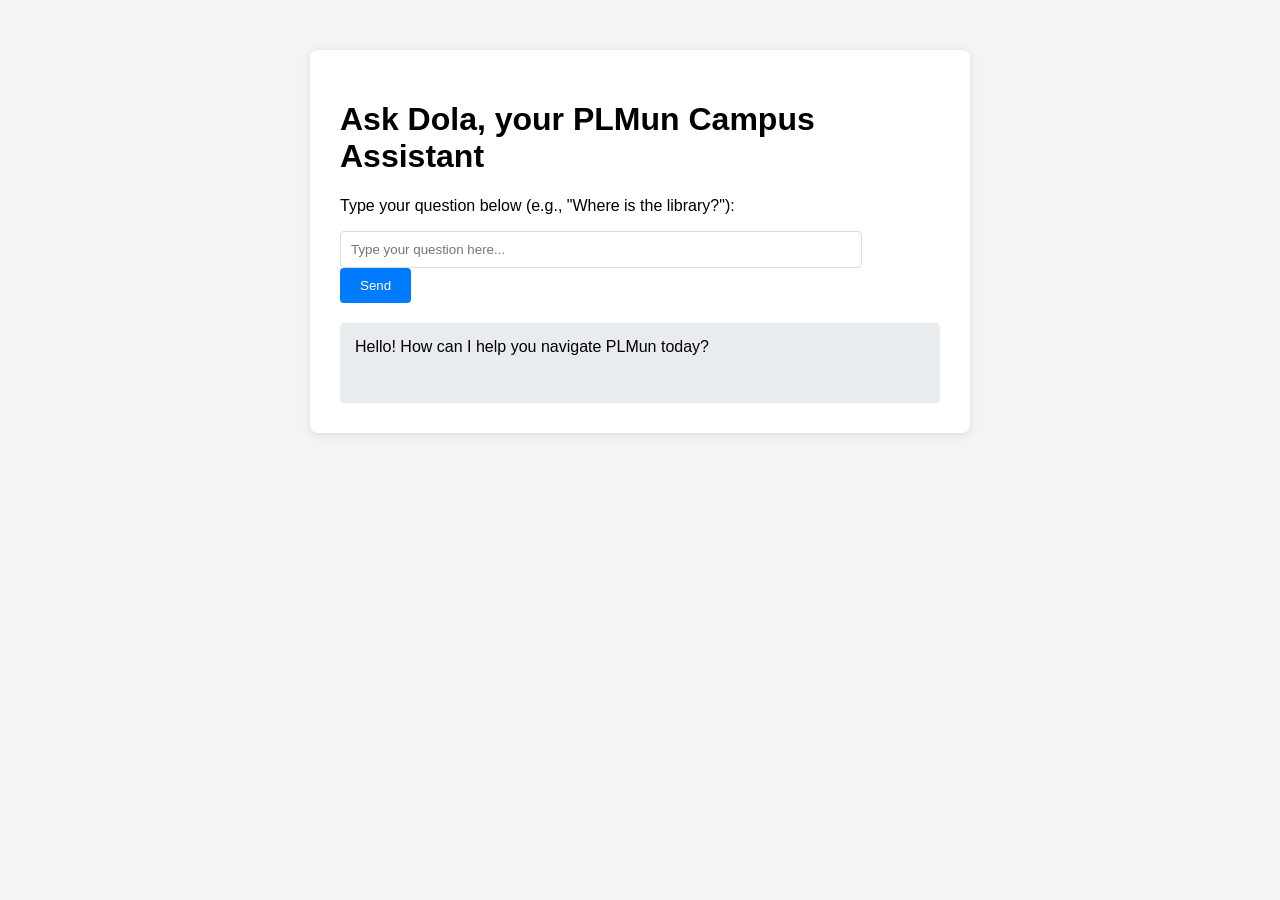
<file: PLMUN Go/sample.html>
<!DOCTYPE html>
<html lang="en">
<head>
    <meta charset="UTF-8">
    <meta name="viewport" content="width=device-width, initial-scale=1.0">
    <title>PLMun Campus AI Assistant</title>
    <style>
        body {
            font-family: Arial, sans-serif;
            margin: 50px;
            background-color: #f4f4f4;
        }
        .container {
            max-width: 600px;
            margin: auto;
            background: white;
            padding: 30px;
            border-radius: 8px;
            box-shadow: 0 2px 10px rgba(0,0,0,0.1);
        }
        input[type="text"] {
            width: calc(100% - 100px); /* Adjust width for button */
            padding: 10px;
            margin-right: 10px;
            border: 1px solid #ddd;
            border-radius: 4px;
        }
        button {
            padding: 10px 20px;
            background-color: #007bff;
            color: white;
            border: none;
            border-radius: 4px;
            cursor: pointer;
        }
        button:hover {
            background-color: #0056b3;
        }
        #ai-response {
            margin-top: 20px;
            padding: 15px;
            background-color: #e9ecef;
            border-radius: 4px;
            min-height: 50px; /* Give it some space */
        }
    </style>
</head>
<body>
    <div class="container">
        <h1>Ask Dola, your PLMun Campus Assistant</h1>
        <p>Type your question below (e.g., "Where is the library?"):</p>
        <input type="text" id="user-input" placeholder="Type your question here...">
        <button id="send-button">Send</button>
        <div id="ai-response">
            Hello! How can I help you navigate PLMun today?
        </div>
    </div>

    <script src="script.js"></script> <!-- This line links to our JavaScript file -->
</body>
</html>
</file>
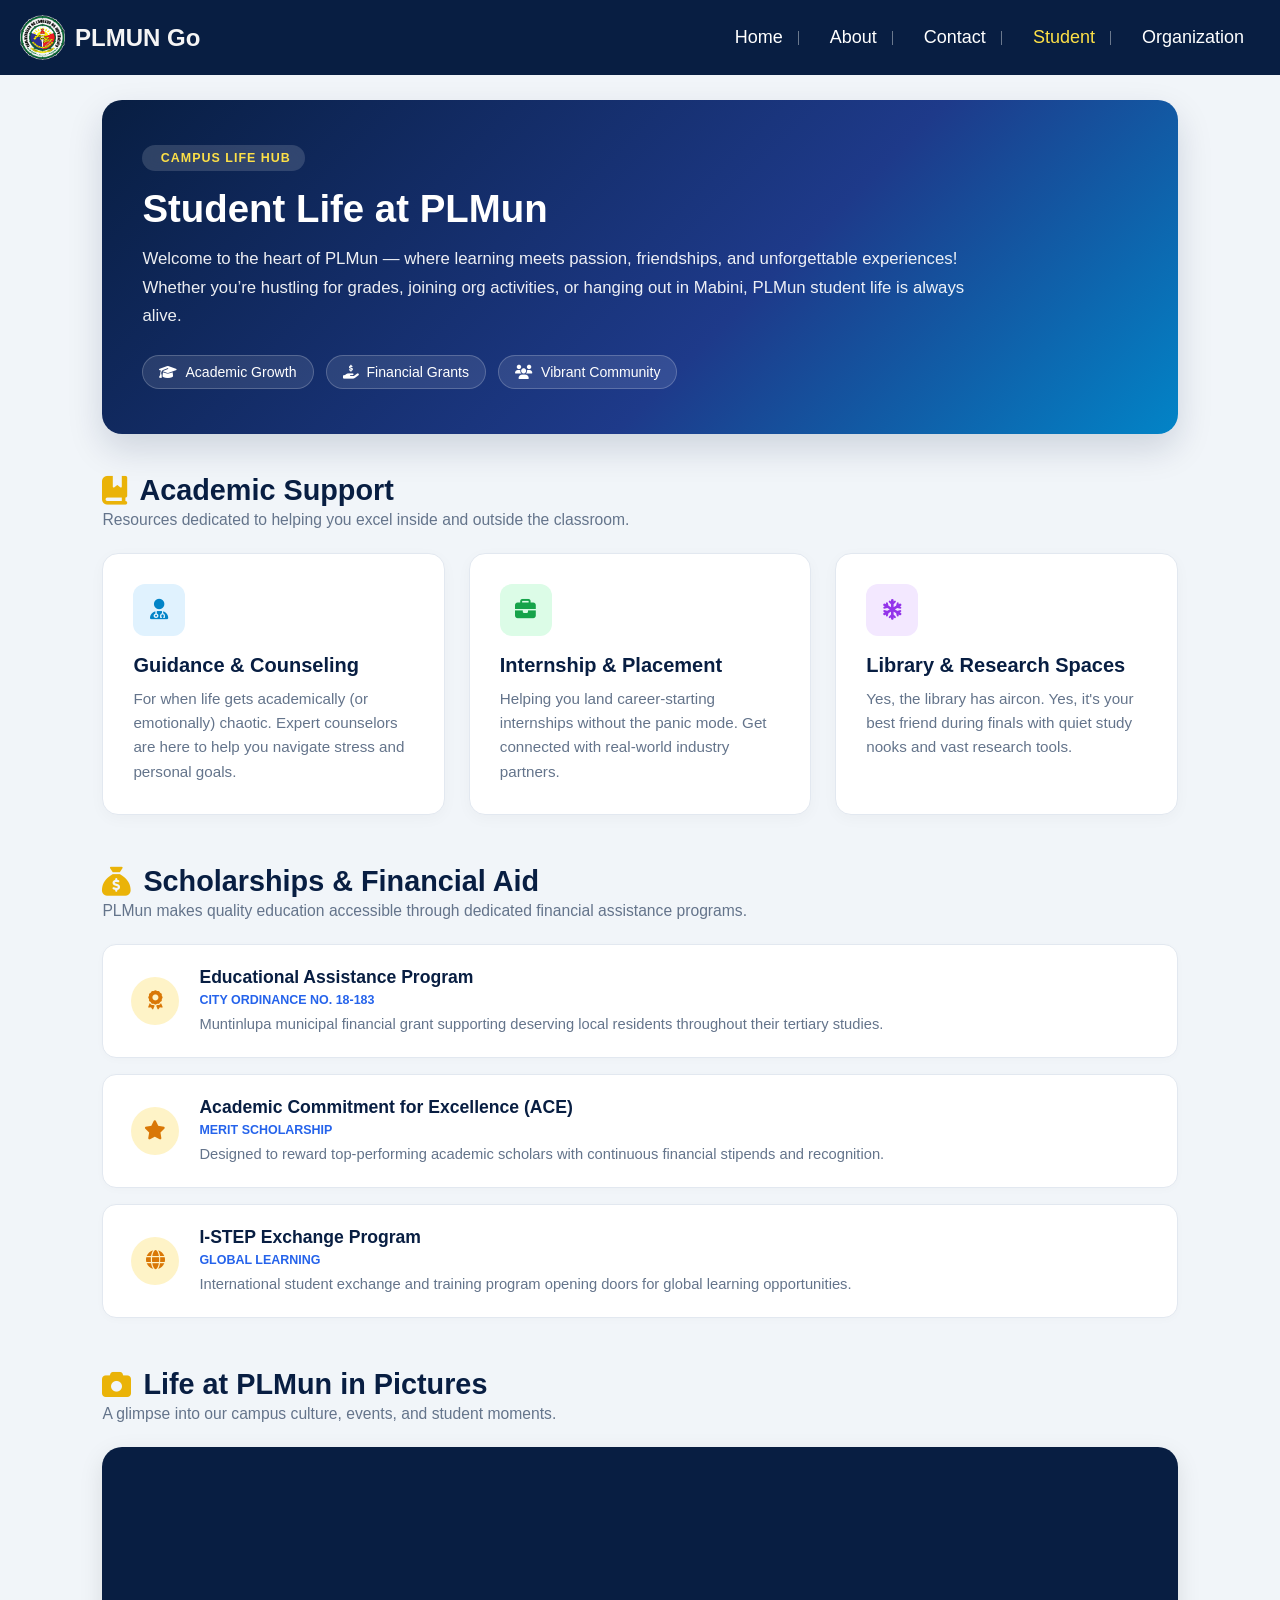
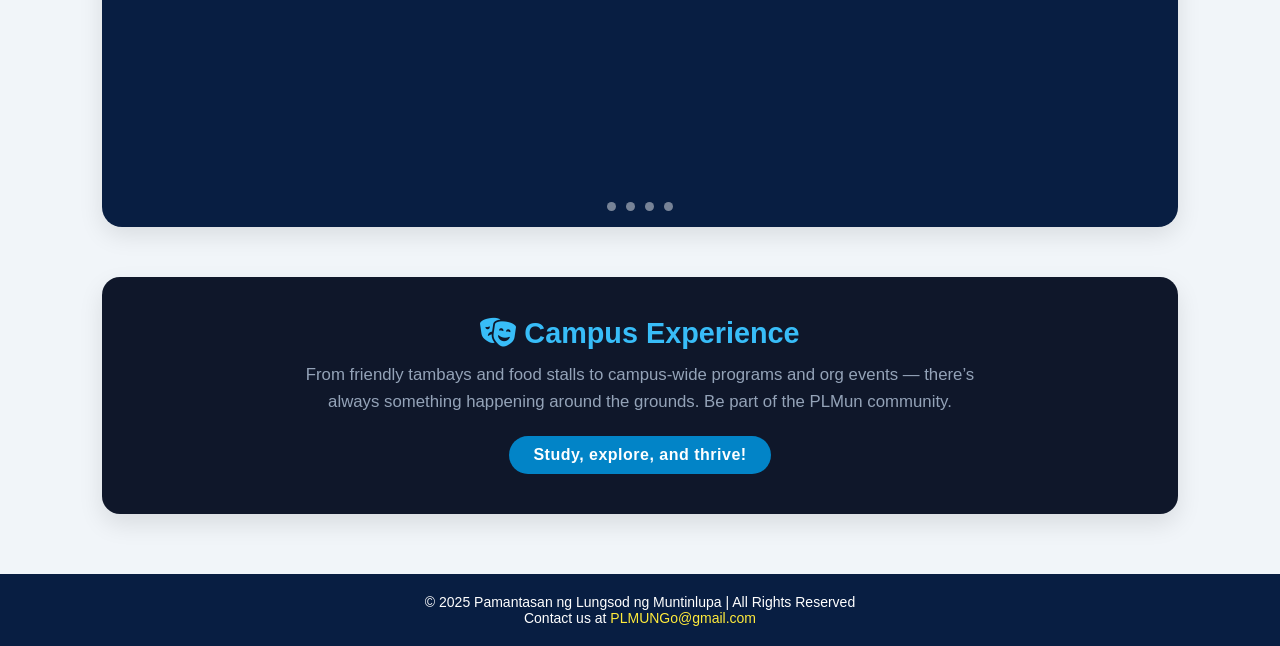
<file: PLMUN Go/student.html>
<!DOCTYPE html>
<html lang="en">
<head>
  <meta charset="UTF-8">
  <meta name="viewport" content="width=device-width, initial-scale=1.0">
  <title>Student Life | PLMUN GO</title>
  <link rel="stylesheet" href="style.css">
     <link rel="icon" type="image/png" href="images/plmunlogo.png">
  <!-- FontAwesome Icons -->
  <link rel="stylesheet" href="https://cdnjs.cloudflare.com/ajax/libs/font-awesome/6.4.0/css/all.min.css">
</head>
<body class="student">
  <div class="container">
    <div class="wrapper">

      <!-- Navigation Header -->
      <nav class="top-nav">
        <div class="logo">
          <img src="images/plmunlogo.png" alt="PLMun Logo" class="logo-icon">
          <h1>PLMUN Go</h1>
        </div>

        <div class="nav-toggle">
          <span></span>
          <span></span>
          <span></span>
        </div>

        <div class="nav-links">
          <a href="index.html">Home</a>
          <a href="about.html">About</a>
          <a href="contact.html">Contact</a>
          <a href="student.html" class="active">Student</a>
          <a href="organization.html">Organization</a>
        </div>
      </nav>

      <main class="student-page">
        <!-- 1. Dynamic Hero Banner -->
        <section class="student-hero">
          <div class="hero-content">
            <span class="student-tag"><i class="fa-solid fa-sparkles"></i> CAMPUS LIFE HUB</span>
            <h1>Student Life at PLMun</h1>
            <p>Welcome to the heart of PLMun — where learning meets passion, friendships, and unforgettable experiences! Whether you’re hustling for grades, joining org activities, or hanging out in Mabini, PLMun student life is always alive.</p>

            <div class="quick-highlights">
              <div class="pill-badge"><i class="fa-solid fa-graduation-cap"></i> Academic Growth</div>
              <div class="pill-badge"><i class="fa-solid fa-hand-holding-dollar"></i> Financial Grants</div>
              <div class="pill-badge"><i class="fa-solid fa-users"></i> Vibrant Community</div>
            </div>
          </div>
        </section>

        <!-- 2. Academic Support Grid -->
        <section class="student-section">
          <div class="section-title">
            <h2><i class="fa-solid fa-book-bookmark icon-gold"></i> Academic Support</h2>
            <p>Resources dedicated to helping you excel inside and outside the classroom.</p>
          </div>

          <div class="support-grid">
            <div class="support-card">
              <div class="support-icon blue"><i class="fa-solid fa-user-doctor"></i></div>
              <h3>Guidance & Counseling</h3>
              <p>For when life gets academically (or emotionally) chaotic. Expert counselors are here to help you navigate stress and personal goals.</p>
            </div>

            <div class="support-card">
              <div class="support-icon green"><i class="fa-solid fa-briefcase"></i></div>
              <h3>Internship & Placement</h3>
              <p>Helping you land career-starting internships without the panic mode. Get connected with real-world industry partners.</p>
            </div>

            <div class="support-card">
              <div class="support-icon purple"><i class="fa-solid fa-snowflake"></i></div>
              <h3>Library & Research Spaces</h3>
              <p>Yes, the library has aircon. Yes, it's your best friend during finals with quiet study nooks and vast research tools.</p>
            </div>
          </div>
        </section>

        <!-- 3. Scholarships & Financial Aid -->
        <section class="student-section">
          <div class="section-title">
            <h2><i class="fa-solid fa-sack-dollar icon-gold"></i> Scholarships & Financial Aid</h2>
            <p>PLMun makes quality education accessible through dedicated financial assistance programs.</p>
          </div>

          <div class="scholarship-container">
            <div class="scholar-item">
              <div class="scholar-badge"><i class="fa-solid fa-award"></i></div>
              <div class="scholar-details">
                <h3>Educational Assistance Program</h3>
                <span class="sub-text">City Ordinance No. 18-183</span>
                <p>Muntinlupa municipal financial grant supporting deserving local residents throughout their tertiary studies.</p>
              </div>
            </div>

            <div class="scholar-item">
              <div class="scholar-badge"><i class="fa-solid fa-star"></i></div>
              <div class="scholar-details">
                <h3>Academic Commitment for Excellence (ACE)</h3>
                <span class="sub-text">Merit Scholarship</span>
                <p>Designed to reward top-performing academic scholars with continuous financial stipends and recognition.</p>
              </div>
            </div>

            <div class="scholar-item">
              <div class="scholar-badge"><i class="fa-solid fa-globe"></i></div>
              <div class="scholar-details">
                <h3>I-STEP Exchange Program</h3>
                <span class="sub-text">Global Learning</span>
                <p>International student exchange and training program opening doors for global learning opportunities.</p>
              </div>
            </div>
          </div>
        </section>

        <!-- 4. Campus Gallery / Life in Pictures (AUTO SLIDESHOW) -->
        <section class="student-section">
          <div class="section-title">
            <h2><i class="fa-solid fa-camera icon-gold"></i> Life at PLMun in Pictures</h2>
            <p>A glimpse into our campus culture, events, and student moments.</p>
          </div>

          <div class="auto-slideshow">
            <div class="auto-slide">
              <img src="images/campus-1.jpeg" alt="PLMun Event">
              <div class="auto-caption"><span>Cultural Events</span></div>
            </div>

            <div class="auto-slide">
              <img src="images/campus-3.jpeg" alt="Campus Life">
              <div class="auto-caption"><span>Campus Life</span></div>
            </div>

            <div class="auto-slide">
              <img src="images/gym.jpg" alt="University Activities">
              <div class="auto-caption"><span>University Pride</span></div>
            </div>

            <div class="auto-slide">
              <img src="images/campus-4.jpg" alt="Student Assembly">
              <div class="auto-caption"><span>Student Assembly</span></div>
            </div>

            <div class="auto-dots">
              <span></span><span></span><span></span><span></span>
            </div>
          </div>
        </section>

        <!-- 5. Campus Experience Callout -->
        <section class="campus-experience-banner">
          <div class="banner-text">
            <h2><i class="fa-solid fa-masks-theater"></i> Campus Experience</h2>
            <p>From friendly tambays and food stalls to campus-wide programs and org events — there’s always something happening around the grounds. Be part of the PLMun community.</p>
            <div class="banner-motto">Study, explore, and thrive!</div>
          </div>
        </section>
      </main>

      <!-- Footer -->
      <footer>
        <p>© 2025 Pamantasan ng Lungsod ng Muntinlupa | All Rights Reserved</p>
        <p>Contact us at <a href="https://mail.google.com/mail/?view=cm&fs=1&to=plmungo081028@gmail.com" target="_blank">PLMUNGo@gmail.com</a></p>

    </div> <!-- end .wrapper -->
  </div> <!-- end .container -->

  <script src="script.js"></script>
</body>
</html>
</file>
<file: PLMUN Go/style.css>
/* General reset */
* {
  margin: 0;
  padding: 0;
  box-sizing: border-box;
  font-family: 'Poppins', sans-serif;
}

html {
  overflow-y: scroll;
}


body {
  display: flex;
  flex-direction: column;
  min-height: 100vh;
  background-color: #f9fafb;
  overflow-x: hidden;
}

main {
  flex: 1;
}

/* WRAPPER */
.wrapper {
  max-width: 2000px;
  margin: 0 auto;
  background: #fff;
}

.top-nav {
  position: fixed;
  top: 0;
  left: 0;
  width: 100%;
  display: flex;
  justify-content: space-between;
  align-items: center;
  padding: 15px 20px; /* Reduced from 40px to 20px to move elements closer to the edges */
  background-color: #081e42;
  z-index: 1000;
  transition: background 0.3s ease, box-shadow 0.3s ease;
}

.top-nav.scrolled {
    background: linear-gradient(
        to bottom,
        rgba(220, 225, 232, 0.88) 0%,
        rgba(134, 164, 206, 0.65) 55%,
        rgba(47, 75, 114, 0.15) 100%
    );

    backdrop-filter: blur(14px);
    -webkit-backdrop-filter: blur(14px);

    /* border-bottom removed here */
    box-shadow: 0 4px 18px rgba(8, 30, 66, 0.08);
}

/* HAMBURGER BARS WHEN SCROLLED (dark, so they stay visible on the light bar) */
.top-nav.scrolled .nav-toggle span {
  background: #081e42;
}

/* LOGO TEXT */
.top-nav.scrolled .logo h1 {
  color: #081e42;
}

/* NAV LINKS */
.top-nav.scrolled .nav-links a {
  color: #081e42;
}

/* ACTIVE LINK */
.top-nav.scrolled .nav-links a.active {
  color: #D5A900;
}


.top-nav {
  background-color: #081e42;
}

.logo {
  display: flex;
  align-items: center;
  gap: 10px;
}

.logo-icon {
  width: 45px;
  height: 45px;
}

.top-nav h1 {
  color: #f5f5f5;
}

.top-nav .nav-links {
  display: flex;
  flex-wrap: wrap;
  gap: 15px;
}

.top-nav .nav-links a {
  color: white;
  text-decoration: none;
  font-size: 18px;
}

.top-nav .nav-links a:hover {
  color: #ffd700;
}

.nav-toggle {
  display: none;
  flex-direction: column;
  gap: 6px; 
  cursor: pointer;
  z-index: 1001;
}

.nav-toggle span {
  display: block;
  height: 3px;
  width: 25px;
  background: white;
  border-radius: 2px;
  margin: 0; /* Clears any lingering margins that break the X alignment */
  transition: all 0.3s ease-in-out;
  transform-origin: center; /* Forces the rotation to pivot exactly in the middle */
}

/* Transforms the 3 lines into an "X" */
.nav-toggle.active span:nth-child(1) {
  transform: translateY(8px) rotate(45deg);
}

.nav-toggle.active span:nth-child(2) {
  opacity: 0; 
}

.nav-toggle.active span:nth-child(3) {
  transform: translateY(-8px) rotate(-45deg);
}

@media (max-width: 768px) {
  .nav-toggle {
    display: flex;
  }

  .top-nav .nav-links {
    display: none;
    flex-direction: column;
    width: 100%;
    gap: 10px;
    background-color: rgba(8, 30, 66, 0.95);
    position: absolute;
    top: 60px;
    left: 0;
    padding: 10px 0;
  }

  .top-nav .nav-links.active {
    display: flex;
  }

  .top-nav .nav-links a {
    margin: 5px 20px;
    font-size: 16px;
  }
}

/* HERO SECTION */
.hero {
  background-image: url('images/plmun.png');
  background-size: cover;
  background-position: center;
  height: 40vh;
  min-height: 250px;
  display: flex;
  align-items: center;
  justify-content: center;
  position: relative;
  color: white;
  text-align: center;
  padding: 0 10px;
  padding-top: 30px; 
}

.hero::before {
  content: "";
  position: absolute;
  inset: 0;
  background: rgba(0, 0, 0, 0.4);
}

.hero-text {
  position: relative;
  z-index: 1;
  max-width: 90%;
}

.hero-text h1 {
  font-size: 3em;
}

.hero-text p {
  font-size: 1.2em;
}

/* HERO SECTION RESPONSIVE */
@media (max-width: 768px) {
  .hero {
    padding-top: 60px; /* slightly smaller padding on phones */
  }

  .hero-text h1 {
    font-size: 1.8em;
  }

  .hero-text p {
    font-size: 1em;
  }
}

/* LOWER NAV */
.lower-nav {
  background-color: #081e42;
  display: flex;
  justify-content: center;
  flex-wrap: wrap;
  gap: 40px;
  padding: 15px 0;
}

.lower-nav a {
  color: white;
  text-decoration: none;
  font-size: 18px;
  font-weight: 500;
  transition: color 0.3s;
}

.lower-nav a:hover {
  color: #ffd700;
}

/*.lower-nav {
  background-color: #081e42;
  height: 40px; 
  width: 100%;
}*/

@media (max-width: 768px) {
  .lower-nav {
    display: flex;
    justify-content: center; 
    flex-wrap: wrap;         
    padding: 10px 15px;
    gap: 15px;               
  }

  .lower-nav a {
    flex: 0 0 auto;
    font-size: 14px; /* Increased text size */
    white-space: nowrap;
    margin: 0;
  }

  .lower-nav::-webkit-scrollbar {
    display: none;
  }
}

/* ABOUT SECTION */
.about {
  padding: 35px 10%;
  background-color: #f4f4f4;
  text-align: center;
}

.about h1 {
  color: #081e42;
  margin-bottom: 3px;
}

.campus-map-img {
  width: 100%;
  max-width: 950px;
  height: auto;
  display: block;
  margin: 20px auto;
}

/* MAP WRAPPER AND PINS */
.map-wrapper {
  position: relative;
  display: inline-block;
}

.map-pin {
  width: 18px;
  height: 18px;
  background: rgb(247, 247, 247);
  border-radius: 50%;
  position: absolute;
  cursor: pointer;
  transform: translate(-50%, -50%);
  transition: transform 0.2s ease;
  animation: pulse 1.3s infinite ease-out;
}

.map-pin:hover {
  transform: scale(1.3) translate(-50%, -50%);
}

@keyframes pulse {
  0% {
    box-shadow: 0 0 0 0 rgba(77, 106, 142, 0.6);
  }
  70% {
    box-shadow: 0 0 0 15px rgba(10, 58, 117, 0);
  }
  100% {
    box-shadow: 0 0 0 0 rgba(10, 58, 117, 0);
  }
}

.map-popup {
  position: absolute;
  background: white;
  padding: 10px;
  border-radius: 10px;
  box-shadow: 0 4px 15px rgba(0,0,0,0.25);
  width: 230px;
  display: none;
  z-index: 999;
}

.map-popup.popup-left {
  left: auto;
  transform: translateX(calc(-100% - 30px)); /* Pulls the box entirely to the left of the pin */
}

.map-popup img {
  width: 100%;
  height: auto;
  border-radius: 8px;
  margin-bottom: 8px;
}

.map-wrapper {
  position: relative; /* Required for pin & popup positioning */
}

.map-popup {
  display: none; /* Hidden by default */
  position: absolute;
  z-index: 1000;
  background: #ffffff;
  border: 1px solid #ccc;
  padding: 10px;
  border-radius: 8px;
  box-shadow: 0 4px 8px rgba(0,0,0,0.2);
  pointer-events: none; /* Prevents flickering when hovering */
}

.map-popup img {
  max-width: 150px;
  height: auto;
  display: block;
  border-radius: 4px;
  margin-bottom: 5px;
}

/* `DIRECTORY SECTION */
/* Office Directory*/
.office-directory {
  margin: 40px 10%;
}

.office-directory.has-open-building {
  padding-bottom: 380px;
}

.directory-title {
  font-size: 32px;
  margin-bottom: 18px;
  font-weight: 700;
  color: #081e42;
  text-align: center;
}

/* 4. Directory Grid layout alignment */
.office-directory-grid {
  display: grid;
  grid-template-columns: repeat(2, 1fr);
  gap: 20px;
  align-items: start; /* Keeps neighboring card aligned to the top */
}

/* 1. Ensure building cards use static positioning and expand vertically */
.building-card {
  position: relative;
  background: #ffffff;
  border-radius: 12px;
  border: 1px solid #e2e8f0;
  overflow: hidden;
  height: auto !important; /* Allows height to expand dynamically */
  transition: all 0.3s ease;
}


/* Header looks like UMak: minimal, bold */
.building-header {
  width: 100%;
  padding: 16px 18px;
  text-align: left;
  background: #ffffff;
  border: none;
  font-size: 18px;
  font-weight: 700;
  color: #122048;
  display: flex;
  align-items: center;
  justify-content: space-between;
  cursor: pointer;
}

.building-header:hover {
  background-color: #ebf2c0;
}


/* plus/minus icon */
.building-icon {
  display: inline-block;
  width: 28px;
  height: 28px;
  line-height: 28px;
  text-align: center;
  font-weight: 700;
  border-radius: 6px;
  background: #f3f6fb;
  color: #0d2361;
  transition: transform 0.25s ease, background 0.25s ease;
}

/* WRAPPER (pushes footer) */
.building-content-wrapper {
  position: relative;
  overflow: visible;
  max-height: 0;
  transition: max-height 0.35s ease;
}

/* 2. Hidden content when card is closed */
.building-content {
  display: none;
  position: static !important; /* Removes absolute positioning */
  padding: 16px 20px;
  background: #ffffff;
  border-top: 1px solid #f1f5f9;
}

/* 3. Show content in standard document flow when active */
.building-card.active .building-content {
  display: block !important;
}

/* details (floor) styling — native but styled cleanly */
.building-content details {
  margin-bottom: 10px;
  background: transparent;
  border-radius: 6px;
  padding: 0;
}

.building-content summary {
  list-style: none;
  cursor: pointer;
  font-weight: 600;
  padding: 10px 12px;
  border-radius: 8px;
  background: #fafafa;
  border: 1px solid #eee;
  display: block;
}

.building-content summary::-webkit-details-marker {
  display: none;
}

.building-content details[open] summary {
  background: #fff;
  border-color: #e6eefc;
  box-shadow: 0 4px 12px rgba(10,45,120,0.04);
}

.building-content ul {
  margin: 8px 12px 12px 18px;
  padding: 0;
}

.building-content ul li {
  margin: 6px 0;
  color: #333;
  font-size: 15px;
}

.building-card {
  align-self: start;
}


/* Active state for header icon */
.building-card.active .building-icon {
  transform: rotate(45deg);
  background: #eaf1ff;
}

/* Responsive adjustment for phones */
@media (max-width: 768px) {
  .office-directory-grid {
    grid-template-columns: 1fr;
  }
}


/* ORGANIZATION IMAGES */
img {
  width: 100px;
  height: 100px;
}


/* FOOTER */
footer {
  width: 100%;
  background-color: #081e42;
  color: white;
  text-align: center;
  padding: 20px 0;  
  font-size: 14px;
  margin-top: auto;
}

footer a {
  color: #FFEB3B;
  text-decoration: none;
}

footer a:hover {
  text-decoration: underline;
}

/* CONTACT PAGE */
.contact-page {
  padding: 100px 8% 60px;
  background-color: #f8fafc;
}

/* --- Hero Banner --- */
.contact-hero {
  background: linear-gradient(135deg, #081e42 0%, #1e3a8a 60%, #0284c7 100%);
  color: #ffffff;
  padding: 45px 40px;
  border-radius: 20px;
  box-shadow: 0 15px 35px rgba(8, 30, 66, 0.15);
  margin-bottom: 40px;
}

.contact-tag {
  display: inline-block;
  background: rgba(255, 255, 255, 0.15);
  backdrop-filter: blur(8px);
  padding: 6px 14px;
  border-radius: 30px;
  font-size: 0.78rem;
  font-weight: 700;
  letter-spacing: 1px;
  margin-bottom: 16px;
  color: #fde047;
}

.contact-hero h1 {
  font-size: 2.4rem;
  margin-bottom: 12px;
}

.contact-hero p {
  font-size: 1.05rem;
  line-height: 1.7;
  max-width: 700px;
  opacity: 0.92;
}

/* --- Two-column layout --- */
.contact-grid {
  display: grid;
  grid-template-columns: 0.8fr 1.2fr;
  gap: 24px;
  align-items: start;
  margin-bottom: 40px;
}

/* --- Info cards --- */
.contact-info {
  display: flex;
  flex-direction: column;
  gap: 16px;
}

.info-card {
  background: #ffffff;
  padding: 22px 24px;
  border-radius: 16px;
  border: 1px solid #e2e8f0;
  box-shadow: 0 4px 12px rgba(0, 0, 0, 0.03);
  display: flex;
  gap: 16px;
  align-items: flex-start;
  transition: transform 0.3s ease, border-color 0.3s ease;
}

.info-card:hover {
  transform: translateY(-4px);
  border-color: #0284c7;
}

.info-icon {
  width: 48px;
  height: 48px;
  border-radius: 12px;
  display: flex;
  align-items: center;
  justify-content: center;
  font-size: 1.2rem;
  flex-shrink: 0;
}

.info-icon.blue { background: #e0f2fe; color: #0284c7; }
.info-icon.green { background: #dcfce7; color: #16a34a; }
.info-icon.purple { background: #f3e8ff; color: #9333ea; }

.info-card h3 {
  font-size: 1.05rem;
  color: #081e42;
  margin-bottom: 4px;
}

.info-card p {
  font-size: 0.92rem;
  color: #64748b;
  line-height: 1.55;
}

.info-card a {
  color: #0284c7;
  text-decoration: none;
  font-weight: 600;
}

.info-card a:hover {
  text-decoration: underline;
}

.contact-form-card {
  background: #ffffff;
  padding: 32px;
  border-radius: 18px;
  border: 1px solid #e2e8f0;
  box-shadow: 0 8px 25px rgba(0, 0, 0, 0.05);
}

.form-card-header {
  margin-bottom: 22px;
}

.form-card-header h2 {
  font-size: 1.5rem;
  color: #081e42;
  display: flex;
  align-items: center;
  gap: 10px;
}

.form-card-header p {
  color: #64748b;
  font-size: 0.95rem;
  margin-top: 4px;
}

.form-group {
  display: flex;
  flex-direction: column;
  gap: 10px; /* Increases the vertical space between the label and its input box */
  margin-bottom: 20px; /* Adds clear separation before the next label begins */
}

.contact-form-card label {
  font-weight: 600;
  font-size: 0.95rem; /* Slightly larger text for better readability */
  color: #081e42;
  letter-spacing: 0.5px; /* Adds a subtle horizontal gap between the letters */
}

.contact-form-card input,
.contact-form-card textarea {
  width: 100%;
  padding: 12px 14px;
  border: 1px solid #e2e8f0;
  border-radius: 10px;
  background: #f8fafc;
  font-size: 0.95rem;
  color: #0f172a;
  transition: border-color 0.3s ease, box-shadow 0.3s ease, background 0.3s ease;
}

.contact-form-card textarea {
  resize: none; /* This removes the adjustable corner handle entirely */
  min-height: 160px; /* Increases the default height so the box is already spacious */
}

.contact-form-card input:focus,
.contact-form-card textarea:focus {
  outline: none;
  background: #ffffff;
  border-color: #0284c7;
  box-shadow: 0 0 0 3px rgba(2, 132, 199, 0.15);
}

.contact-form-card .contact-submit {
  display: inline-flex;
  align-items: center;
  justify-content: center;
  gap: 10px;
  background: #0284c7;
  color: #ffffff;
  padding: 13px 24px;
  border-radius: 10px;
  font-size: 1rem;
  font-weight: 600;
  align-self: flex-start;
  transition: background 0.3s ease, transform 0.2s ease;
}

.contact-form-card .contact-submit:hover {
  background: #0369a1;
  color: #ffffff;
  transform: translateY(-2px);
}

/* Success / error message (shown by script.js) */
.contact-form-card .form-status {
  display: none;
  margin-top: 16px;
  padding: 12px 16px;
  background: #f8fafc;
  border: 1px solid #e2e8f0;
  border-radius: 10px;
  color: #16a34a;
  font-weight: 600;
  font-size: 0.95rem;
}

/* --- Responsive --- */
@media (max-width: 900px) {
  .contact-grid {
    grid-template-columns: 1fr;
  }
}

@media (max-width: 600px) {
  .contact-hero {
    padding: 32px 24px;
  }

  .contact-hero h1 {
    font-size: 1.9rem;
  }

  .contact-form-card {
    padding: 24px 20px;
  }

  .contact-form-card .contact-submit {
    width: 100%;
  }
}

/* RESPONSIVE FIXES */
@media (max-width: 1024px) {
  .hero-text h1 {
    font-size: 2.5em;
  }
}

@media (max-width: 768px) {
  .hero-text h1 {
    font-size: 2em;
  }

  .card {
    width: 90%;
    max-width: 280px;
  }

  .map-pin {
    width: 14px;
    height: 14px;
  }

  .map-popup {
    width: 180px;
    font-size: 14px;
  }
}

.google-maps-link {
  text-align: center;
  margin: 20px 0;
}

.google-maps-link a {
  display: inline-block;
  background-color: #081e42;
  color: white;
  padding: 12px 22px;
  border-radius: 8px;
  text-decoration: none;
  font-weight: 600;
  transition: 0.3s;
}

.google-maps-link a:hover {
  background-color: #ebf2c0;
  color: #081e42;
}


/* GOOGLE MAPS PREVIEW */
.google-map-preview {
  position: relative;
  width: 85%;
  max-width: 850px;
  margin: 30px auto;
  border-radius: 12px;
  overflow: hidden;
  box-shadow: 0 4px 15px rgba(0,0,0,0.12);
}

.google-map-preview iframe {
  display: block;
  width: 100%;
  height: 350px;
  border: none;
}

.open-maps-button {
  position: absolute;
  top: 15px;
  left: 15px;
  background: white;
  color: #333;
  padding: 12px 18px;
  border-radius: 6px;
  text-decoration: none;
  font-weight: 600;
  font-size: 14px;
  box-shadow: 0 2px 8px rgba(0,0,0,0.2);
  z-index: 2;
}

.open-maps-button:hover {
  background: #f1f1f1;
  color: #081e42;
}

/* AI FACILITY PHOTO */
.ai-facility-image {
    display: block;
    width: 100%;
    max-width: 450px;
    height: 250px;
    object-fit: cover;
    border-radius: 12px;
    margin-top: 15px;
    box-shadow: 0 4px 12px rgba(0, 0, 0, 0.12);
}


/* AI ASSISTANT - FLOATING PANEL OVER CAMPUS MAP */
.ai-section {
    position: relative;
    top: auto;
    left: auto;
    transform: none;
    z-index: 1;
    margin: 30px auto;

    width: 90%;
    max-width: 650px;
    padding: 18px;
    box-sizing: border-box;

    display: grid;
    grid-template-columns: 1fr 180px;
    gap: 12px;

    background: linear-gradient(135deg, rgba(8, 30, 66, 0.96), rgba(91, 75, 160, 0.94));
    color: white;
    border-radius: 18px;
    box-shadow: 0 8px 25px rgba(0, 0, 0, 0.25);
}

.ai-section h2,
.ai-section p {
    grid-column: 1 / -1;
    margin: 0;
}

.ai-section h2 {
    font-size: 20px;
}

.ai-section p {
    font-size: 13px;
    opacity: 0.9;
}

#user-input {
    grid-column: 1;
    width: 100%;
    min-width: 0;
    padding: 11px 13px;
    border: none;
    border-radius: 10px;
    box-sizing: border-box;
}

#send-button {
    grid-column: 2;
    grid-row: 3;
    padding: 10px 16px;
    border: none;
    border-radius: 10px;
    background: #ffffff;
    color: #081e42;
    font-weight: bold;
    cursor: pointer;
}

#ai-response {
    grid-column: 1;
    grid-row: 4;
    padding: 12px;
    background: rgba(255, 255, 255, 0.12);
    border-radius: 10px;
    line-height: 1.5;
    min-height: 65px;
}

#ai-image {
    grid-column: 2;
    grid-row: 4;
    min-width: 0;
}

.ai-facility-image {
    width: 100%;
    height: 130px;
    object-fit: cover;
    border-radius: 10px;
    margin: 0;
}

/* Keep the panel usable on smaller screens */
@media (max-width: 600px) {
    .ai-section {
        width: 94%;
        grid-template-columns: 1fr;
    }

    #user-input,
    #send-button,
    #ai-response,
    #ai-image {
        grid-column: 1;
        grid-row: auto;
    }
}

/* ==========================================================================
   ENHANCED ABOUT PAGE STYLES
   ========================================================================== */

.about-page {
  padding: 100px 8% 60px;
  background-color: #f8fafc;
  color: #1e293b;
}

.section-header {
  text-align: center;
  margin-bottom: 40px;
}

.section-header h2 {
  font-size: 2rem;
  color: #081e42;
  margin-bottom: 8px;
}

.section-header p {
  color: #64748b;
  font-size: 1rem;
}

/* --- Hero Section --- */
.about-hero {
  display: grid;
  grid-template-columns: 1.2fr 0.8fr;
  gap: 40px;
  align-items: center;
  background: #ffffff;
  padding: 40px;
  border-radius: 16px;
  box-shadow: 0 10px 30px rgba(0, 0, 0, 0.05);
  margin-bottom: 50px;
}

.badge {
  display: inline-block;
  background-color: #e0f2fe;
  color: #0284c7;
  font-weight: 600;
  font-size: 0.8rem;
  padding: 6px 14px;
  border-radius: 20px;
  margin-bottom: 12px;
  letter-spacing: 0.5px;
}

.hero-text h2 {
  font-size: 2.2rem;
  color: #081e42;
  margin-bottom: 16px;
  line-height: 1.2;
}

.hero-text p {
  font-size: 1.05rem;
  line-height: 1.7;
  color: #475569;
}

.hero-image {
  display: flex;
  justify-content: center;
}

.hero-image img {
  max-width: 260px;
  width: 100%;
  height: auto;
  filter: drop-shadow(0 10px 15px rgba(0,0,0,0.1));
}

/* --- History Timeline Section --- */
.history-section {
  margin-bottom: 60px;
}

.timeline {
  display: grid;
  grid-template-columns: repeat(auto-fit, minmax(280px, 1fr));
  gap: 24px;
  position: relative;
}

.timeline-item {
  background: #ffffff;
  padding: 28px;
  border-radius: 12px;
  border: 1px solid #e2e8f0;
  box-shadow: 0 4px 12px rgba(0, 0, 0, 0.03);
  transition: transform 0.3s ease, box-shadow 0.3s ease;
  position: relative;
}

.timeline-item:hover {
  transform: translateY(-5px);
  box-shadow: 0 12px 24px rgba(0, 0, 0, 0.08);
}

.timeline-icon {
  width: 48px;
  height: 48px;
  background: #081e42;
  color: #ffffff;
  border-radius: 10px;
  display: flex;
  align-items: center;
  justify-content: center;
  font-size: 1.2rem;
  margin-bottom: 16px;
}

.timeline-content .year {
  font-size: 0.85rem;
  font-weight: 700;
  color: #0284c7;
  text-transform: uppercase;
}

.timeline-content h3 {
  font-size: 1.25rem;
  color: #081e42;
  margin: 6px 0 10px;
}

.timeline-content p {
  font-size: 0.95rem;
  color: #64748b;
  line-height: 1.6;
}

/* --- Mission & Vision Grid --- */
.mv-section {
  display: grid;
  grid-template-columns: repeat(auto-fit, minmax(320px, 1fr));
  gap: 30px;
  margin-bottom: 60px;
}

.mv-card {
  padding: 36px;
  border-radius: 16px;
  color: #ffffff;
  box-shadow: 0 10px 25px rgba(0, 0, 0, 0.08);
}

.vision-card {
  background: linear-gradient(135deg, #0284c7 0%, #0369a1 100%);
}

.mission-card {
  background: linear-gradient(135deg, #081e42 0%, #0f172a 100%);
}

.mv-icon {
  font-size: 2rem;
  margin-bottom: 16px;
  opacity: 0.9;
}

.mv-card h3 {
  font-size: 1.6rem;
  margin-bottom: 12px;
}

.mv-card p {
  font-size: 1rem;
  line-height: 1.6;
  opacity: 0.95;
}

/* --- Core Values Grid --- */
.values-section {
  margin-bottom: 40px;
}

.values-grid {
  display: grid;
  grid-template-columns: repeat(auto-fit, minmax(180px, 1fr));
  gap: 20px;
}

.value-card {
  background: #ffffff;
  padding: 24px;
  border-radius: 12px;
  text-align: center;
  border: 1px solid #e2e8f0;
  box-shadow: 0 4px 10px rgba(0,0,0,0.03);
  transition: all 0.3s ease;
}

.value-card:hover {
  transform: translateY(-6px);
  border-color: #0284c7;
  box-shadow: 0 10px 20px rgba(2, 132, 199, 0.12);
}

.val-icon {
  width: 50px;
  height: 50px;
  background: #f0f9ff;
  color: #0284c7;
  border-radius: 50%;
  display: flex;
  align-items: center;
  justify-content: center;
  font-size: 1.3rem;
  margin: 0 auto 14px;
}

.value-card h4 {
  font-size: 1rem;
  color: #081e42;
  font-weight: 600;
}

/* Responsive adjustments */
@media (max-width: 768px) {
  .about-hero {
    grid-template-columns: 1fr;
    text-align: center;
  }
  
  .hero-image {
    order: -1;
  }
  
  .mv-section {
    grid-template-columns: 1fr;
  }
}

/* ==========================================================================
   STUDENT LIFE PAGE STYLES (PORTAL & DASHBOARD DESIGN)
   ========================================================================== */

.student-page {
  padding: 100px 8% 60px;
  background-color: #f1f5f9;
}

.student-section {
  margin-bottom: 50px;
}

.section-title {
  margin-bottom: 24px;
}

.section-title h2 {
  font-size: 1.8rem;
  color: #081e42;
  display: flex;
  align-items: center;
  gap: 12px;
}

.icon-gold {
  color: #eab308;
}

.section-title p {
  color: #64748b;
  font-size: 0.98rem;
  margin-top: 4px;
}

/* --- Hero Banner --- */
.student-hero {
  background: linear-gradient(135deg, #081e42 0%, #1e3a8a 60%, #0284c7 100%);
  color: #ffffff;
  padding: 45px 40px;
  border-radius: 20px;
  box-shadow: 0 15px 35px rgba(8, 30, 66, 0.15);
  margin-bottom: 40px;
  position: relative;
  overflow: hidden;
}

.student-tag {
  display: inline-block;
  background: rgba(255, 255, 255, 0.15);
  backdrop-filter: blur(8px);
  padding: 6px 14px;
  border-radius: 30px;
  font-size: 0.78rem;
  font-weight: 700;
  letter-spacing: 1px;
  margin-bottom: 16px;
  color: #fde047;
}

.hero-content h1 {
  font-size: 2.4rem;
  margin-bottom: 14px;
}

.hero-content p {
  font-size: 1.05rem;
  line-height: 1.7;
  max-width: 850px;
  opacity: 0.92;
}

.quick-highlights {
  display: flex;
  flex-wrap: wrap;
  gap: 12px;
  margin-top: 24px;
}

.pill-badge {
  background: rgba(255, 255, 255, 0.1);
  border: 1px solid rgba(255, 255, 255, 0.2);
  padding: 8px 16px;
  border-radius: 20px;
  font-size: 0.88rem;
  display: flex;
  align-items: center;
  gap: 8px;
}

/* --- Academic Support Cards --- */
.support-grid {
  display: grid;
  grid-template-columns: repeat(auto-fit, minmax(280px, 1fr));
  gap: 24px;
}

.support-card {
  background: #ffffff;
  padding: 30px;
  border-radius: 16px;
  box-shadow: 0 4px 15px rgba(0, 0, 0, 0.03);
  border: 1px solid #e2e8f0;
  transition: all 0.3s ease;
  position: relative;
  overflow: hidden;
}

.support-card::before {
  content: '';
  position: absolute;
  top: 0;
  left: 0;
  width: 100%;
  height: 4px;
  background: #0284c7;
  opacity: 0;
  transition: opacity 0.3s ease;
}

.support-card:hover {
  transform: translateY(-6px);
  box-shadow: 0 12px 25px rgba(0, 0, 0, 0.08);
}

.support-card:hover::before {
  opacity: 1;
}

.support-icon {
  width: 52px;
  height: 52px;
  border-radius: 12px;
  display: flex;
  align-items: center;
  justify-content: center;
  font-size: 1.3rem;
  margin-bottom: 18px;
}

.support-icon.blue { background: #e0f2fe; color: #0284c7; }
.support-icon.green { background: #dcfce7; color: #16a34a; }
.support-icon.purple { background: #f3e8ff; color: #9333ea; }

.support-card h3 {
  color: #081e42;
  font-size: 1.25rem;
  margin-bottom: 10px;
}

.support-card p {
  color: #64748b;
  font-size: 0.95rem;
  line-height: 1.6;
}

/* --- Scholarship Cards --- */
.scholarship-container {
  display: flex;
  flex-direction: column;
  gap: 16px;
}

.scholar-item {
  background: #ffffff;
  padding: 22px 28px;
  border-radius: 14px;
  display: flex;
  align-items: center;
  gap: 20px;
  border: 1px solid #e2e8f0;
  box-shadow: 0 2px 8px rgba(0,0,0,0.02);
  transition: transform 0.2s ease, border-color 0.2s ease;
}

.scholar-item:hover {
  transform: translateX(6px);
  border-color: #3b82f6;
}

.scholar-badge {
  width: 48px;
  height: 48px;
  background: #fef3c7;
  color: #d97706;
  border-radius: 50%;
  display: flex;
  align-items: center;
  justify-content: center;
  font-size: 1.2rem;
  flex-shrink: 0;
}

.scholar-details h3 {
  font-size: 1.1rem;
  color: #081e42;
  margin-bottom: 2px;
}

.scholar-details .sub-text {
  display: inline-block;
  font-size: 0.78rem;
  font-weight: 700;
  color: #2563eb;
  text-transform: uppercase;
  margin-bottom: 6px;
}

.scholar-details p {
  font-size: 0.92rem;
  color: #64748b;
  line-height: 1.5;
}

/* --- Campus Experience Banner --- */
.campus-experience-banner {
  background: #0f172a;
  color: #ffffff;
  padding: 40px;
  border-radius: 18px;
  text-align: center;
  box-shadow: 0 10px 25px rgba(0,0,0,0.1);
}

.banner-text h2 {
  font-size: 1.8rem;
  margin-bottom: 12px;
  color: #38bdf8;
}

.banner-text p {
  max-width: 700px;
  margin: 0 auto 20px;
  color: #94a3b8;
  font-size: 1.05rem;
  line-height: 1.6;
}

.banner-motto {
  display: inline-block;
  background: #0284c7;
  color: #ffffff;
  font-weight: 700;
  padding: 10px 24px;
  border-radius: 30px;
  letter-spacing: 0.5px;
}

/* Responsive */
@media (max-width: 768px) {
  .scholar-item {
    flex-direction: column;
    align-items: flex-start;
  }
}

/* ==========================================================================
   EQUAL 4-PHOTO GALLERY GRID
   ========================================================================== */

.equal-grid {
  display: grid;
  grid-template-columns: repeat(2, 1fr);
  gap: 20px;
}

.equal-item {
  position: relative;
  height: 240px;
  border-radius: 16px;
  overflow: hidden;
  box-shadow: 0 4px 15px rgba(0, 0, 0, 0.05);
  border: 1px solid #e2e8f0;
}

.equal-item img {
  width: 100%;
  height: 100%;
  object-fit: cover;
  display: block;
  transition: transform 0.4s ease;
}

.equal-item:hover img {
  transform: scale(1.06);
}

.equal-overlay {
  position: absolute;
  inset: 0;
  background: linear-gradient(to top, rgba(8, 30, 66, 0.85) 0%, transparent 60%);
  display: flex;
  align-items: flex-end;
  padding: 20px;
  opacity: 0;
  transition: opacity 0.3s ease;
}

.equal-item:hover .equal-overlay {
  opacity: 1;
}

.equal-overlay span {
  color: #ffffff;
  font-weight: 600;
  font-size: 1rem;
  letter-spacing: 0.5px;
}

/* Responsive adjustment for small mobile screens */
@media (max-width: 600px) {
  .equal-grid {
    grid-template-columns: 1fr;
  }
  .equal-item {
    height: 200px;
  }
}

/* ==========================================================================
   ORGANIZATION PAGE (SPLIT CONTENT WITH STANDARD NAV & FOOTER)
   ========================================================================== */

/* --- Ensure grid items stretch to match each other's full height --- */
.org-split-container {
  display: grid;
  grid-template-columns: 1fr 1fr;
  gap: 30px;
  padding: 110px 8% 60px;
  align-items: stretch; /* <--- Change from 'start' to 'stretch' */
}

/* --- Left Side: Building Image Pane --- */
.org-image-pane {
  background-image: url('images/Research Building.png');
  background-size: cover;
  background-position: center;
  background-repeat: no-repeat;
  height: 100%; /* <--- Change from 580px to 100% */
  min-height: 580px; /* Ensures it stays tall even on shorter screens */
  border-radius: 20px;
  position: sticky;
  top: 110px;
  box-shadow: 0 10px 30px rgba(8, 30, 66, 0.12);
  display: flex;
  align-items: flex-end;
  padding: 24px;
  overflow: hidden;
}

.image-caption-badge {
  background: rgba(8, 30, 66, 0.85);
  backdrop-filter: blur(8px);
  color: #ffffff;
  padding: 10px 18px;
  border-radius: 30px;
  font-size: 0.88rem;
  font-weight: 600;
  display: flex;
  align-items: center;
  gap: 8px;
  border: 1px solid rgba(255, 255, 255, 0.2);
}

.image-caption-badge i {
  color: #fde047; /* Gold icon */
}

/* --- Right Side: Content Blocks --- */
.org-text-pane {
  display: flex;
  flex-direction: column;
  gap: 24px;
}

.org-header-block {
  margin-bottom: 8px;
}

.org-header-block h1 {
  font-size: 2.2rem;
  color: #081e42;
  margin-bottom: 12px;
  display: flex;
  align-items: center;
  gap: 12px;
}

.org-header-block p {
  font-size: 1.05rem;
  line-height: 1.7;
  color: #64748b;
}

/* Styled Content Cards */
.org-card {
  background: #ffffff;
  padding: 28px;
  border-radius: 16px;
  border: 1px solid #e2e8f0;
  box-shadow: 0 4px 15px rgba(0, 0, 0, 0.03);
  transition: transform 0.3s ease, border-color 0.3s ease;
}

.org-card:hover {
  transform: translateY(-4px);
  border-color: #0284c7;
}

.org-card h2 {
  font-size: 1.3rem;
  color: #081e42;
  margin-bottom: 16px;
  display: flex;
  align-items: center;
  gap: 10px;
}

.org-card p {
  font-size: 0.98rem;
  line-height: 1.65;
  color: #64748b;
}

/* Styled Bullet Points with Checkmarks */
.styled-org-list {
  list-style: none;
  padding: 0;
  margin: 0;
}

.styled-org-list li {
  position: relative;
  padding-left: 28px;
  margin-bottom: 14px;
  font-size: 0.98rem;
  line-height: 1.6;
  color: #64748b;
}

.styled-org-list li:last-child {
  margin-bottom: 0;
}

.styled-org-list li::before {
  content: '✓';
  position: absolute;
  left: 0;
  top: 0;
  color: #16a34a; /* Green checkmark */
  font-weight: bold;
  font-size: 1rem;
}

.styled-org-list li strong {
  color: #081e42;
}

/* Icon Colors */
.icon-gold { color: #eab308; }
.icon-blue { color: #0284c7; }

/* Responsive adjustments for smaller devices */
@media (max-width: 992px) {
  .org-split-container {
    grid-template-columns: 1fr;
    padding-top: 100px;
  }

  .org-image-pane {
    position: relative;
    top: 0;
    height: 320px;
  }
}

/* ==========================================================================
   ADMISSIONS PAGE (FLOWCHART & ACCORDION DESIGN)
   ========================================================================== */

.admissions-container {
  padding: 40px 8% 60px;
  background-color: #f8fafc;
}

/* Sub-nav banner header */
.sub-nav-hero {
  background: linear-gradient(rgba(8, 30, 66, 0.85), rgba(8, 30, 66, 0.85)), url('images/Research Building.png');
  background-size: cover;
  background-position: center;
  color: #ffffff;
  padding-top: 100px;
  text-align: center;
}

.hero-overlay-text {
  padding: 30px 20px;
}

.hero-overlay-text h1 {
  font-size: 2.5rem;
  letter-spacing: 1px;
}

.hero-overlay-text p {
  color: #93c5fd;
  font-size: 1rem;
  margin-top: 6px;
}

.sub-nav-bar {
  display: flex;
  justify-content: center;
  background: rgba(15, 23, 42, 0.95);
  backdrop-filter: blur(8px);
  border-top: 1px solid rgba(255,255,255,0.1);
  overflow-x: hidden; /* Changed from auto to hidden */
}

.sub-link {
  color: #94a3b8;
  padding: 14px 24px;
  text-decoration: none;
  font-weight: 600;
  font-size: 0.92rem;
  transition: all 0.3s ease;
  border-bottom: 3px solid transparent;
}

.sub-link:hover, .sub-link.active {
  color: #ffffff;
  border-bottom-color: #38bdf8;
  background: rgba(255, 255, 255, 0.05);
}

/* Intro Section */
.adm-intro {
  background: #ffffff;
  padding: 30px;
  border-radius: 16px;
  border: 1px solid #e2e8f0;
  margin-bottom: 40px;
  box-shadow: 0 4px 12px rgba(0,0,0,0.02);
}

.adm-intro h2 {
  color: #081e42;
  font-size: 1.6rem;
  margin-bottom: 8px;
  display: flex;
  align-items: center;
  gap: 10px;
}

.adm-intro p {
  color: #64748b;
  font-size: 1rem;
  line-height: 1.6;
}

/* Section Header Titles */
.adm-section-header {
  margin-bottom: 24px;
}

.adm-section-header h3 {
  font-size: 1.4rem;
  color: #081e42;
  display: flex;
  align-items: center;
  gap: 10px;
}

.adm-section-header p {
  color: #64748b;
  font-size: 0.92rem;
  margin-top: 4px;
}

/* --- 1. Step-by-Step Connected Flowchart --- */
.process-flowchart {
  display: flex;
  flex-direction: column;
  gap: 0;
  position: relative;
  margin-bottom: 40px;
}

.flow-step {
  display: flex;
  gap: 20px;
  position: relative;
  padding-bottom: 28px;
}

/* Vertical connecting line */
.flow-step:not(:last-child)::before {
  content: '';
  position: absolute;
  left: 22px;
  top: 45px;
  bottom: 0;
  width: 3px;
  background: #cbd5e1;
}

.step-number {
  width: 46px;
  height: 46px;
  border-radius: 50%;
  background: #0284c7;
  color: #ffffff;
  font-weight: 700;
  font-size: 1.2rem;
  display: flex;
  align-items: center;
  justify-content: center;
  flex-shrink: 0;
  box-shadow: 0 4px 10px rgba(2, 132, 199, 0.25);
  z-index: 2;
}

.step-content {
  background: #ffffff;
  padding: 18px 24px;
  border-radius: 12px;
  border: 1px solid #e2e8f0;
  width: 100%;
  box-shadow: 0 2px 8px rgba(0,0,0,0.02);
}

.step-content h4 {
  font-size: 1.1rem;
  color: #081e42;
  margin-bottom: 4px;
}

.step-content p {
  font-size: 0.92rem;
  color: #64748b;
  line-height: 1.5;
}

/* --- 2. Tuition Callout Banner --- */
.tuition-callout {
  background: linear-gradient(135deg, #065f46 0%, #047857 100%);
  color: #ffffff;
  padding: 32px;
  border-radius: 16px;
  margin-bottom: 40px;
  box-shadow: 0 10px 25px rgba(4, 120, 87, 0.15);
}

.tuition-badge {
  display: inline-flex;
  align-items: center;
  gap: 6px;
  background: rgba(255,255,255,0.2);
  padding: 6px 14px;
  border-radius: 20px;
  font-size: 0.78rem;
  font-weight: 700;
  letter-spacing: 0.5px;
  margin-bottom: 12px;
}

.tuition-callout h3 {
  font-size: 1.5rem;
  margin-bottom: 8px;
}

.tuition-callout p {
  font-size: 1rem;
  line-height: 1.6;
  opacity: 0.95;
}

/* --- 3. Interactive Accordions (HTML <details>) --- */
.accordion-container {
  display: flex;
  flex-direction: column;
  gap: 14px;
  margin-bottom: 30px;
}

.accordion-item {
  background: #ffffff;
  border: 1px solid #e2e8f0;
  border-radius: 12px;
  overflow: hidden;
  transition: border-color 0.2s ease;
}

.accordion-item[open] {
  border-color: #0284c7;
}

.accordion-header {
  padding: 18px 24px;
  font-weight: 600;
  color: #081e42;
  cursor: pointer;
  display: flex;
  justify-content: space-between;
  align-items: center;
  list-style: none; /* Hide default browser triangle */
  user-select: none;
}

.accordion-header::-webkit-details-marker {
  display: none;
}

.accordion-header span {
  display: flex;
  align-items: center;
  gap: 10px;
  font-size: 1.05rem;
}

.arrow-icon {
  color: #64748b;
  transition: transform 0.3s ease;
}

.accordion-item[open] .arrow-icon {
  transform: rotate(180deg);
  color: #0284c7;
}

.accordion-body {
  padding: 0 24px 20px;
  color: #64748b;
  font-size: 0.95rem;
  line-height: 1.6;
}

/* ==========================================================================
   ACADEMIC PROGRAMS PAGE STYLES
   ========================================================================== */

.programs-container {
  padding: 40px 8% 60px;
  background-color: #f8fafc;
}

.prog-intro {
  background: #ffffff;
  padding: 30px;
  border-radius: 16px;
  border: 1px solid #e2e8f0;
  margin-bottom: 40px;
  box-shadow: 0 4px 12px rgba(0, 0, 0, 0.02);
}

.prog-intro h2 {
  color: #081e42;
  font-size: 1.6rem;
  margin-bottom: 8px;
  display: flex;
  align-items: center;
  gap: 10px;
}

.prog-intro p {
  color: #64748b;
  font-size: 1rem;
  line-height: 1.6;
}

.prog-section-header {
  margin-bottom: 24px;
}

.prog-section-header h3 {
  font-size: 1.4rem;
  color: #081e42;
  display: flex;
  align-items: center;
  gap: 10px;
}

.prog-section-header p {
  color: #64748b;
  font-size: 0.92rem;
  margin-top: 4px;
}

/* College Grid Layout */
.college-grid {
  display: grid;
  grid-template-columns: repeat(auto-fit, minmax(320px, 1fr));
  gap: 20px;
  margin-bottom: 40px;
}

.college-card {
  background: #ffffff;
  padding: 26px;
  border-radius: 16px;
  border: 1px solid #e2e8f0;
  box-shadow: 0 4px 12px rgba(0, 0, 0, 0.03);
  transition: transform 0.3s ease, border-color 0.3s ease;
}

.college-card:hover {
  transform: translateY(-5px);
  border-color: #0284c7;
}

.college-badge {
  width: 44px;
  height: 44px;
  border-radius: 10px;
  display: flex;
  align-items: center;
  justify-content: center;
  font-size: 1.2rem;
  margin-bottom: 16px;
}

.college-badge.blue { background: #e0f2fe; color: #0284c7; }
.college-badge.green { background: #dcfce7; color: #16a34a; }
.college-badge.red { background: #fee2e2; color: #dc2626; }
.college-badge.purple { background: #f3e8ff; color: #9333ea; }
.college-badge.orange { background: #ffedd5; color: #ea580c; }
.college-badge.teal { background: #ccfbf1; color: #0d9488; }
.college-badge.yellow { background: #fef3c7; color: #d97706; }

.college-card h4 {
  font-size: 1.1rem;
  color: #081e42;
  margin-bottom: 14px;
  line-height: 1.4;
}

.college-card ul {
  list-style: none;
  padding: 0;
  margin: 0;
}

.college-card li {
  position: relative;
  padding-left: 20px;
  margin-bottom: 8px;
  font-size: 0.92rem;
  color: #475569;
  line-height: 1.5;
}

.college-card li::before {
  content: '•';
  position: absolute;
  left: 4px;
  color: #0284c7;
  font-size: 1.2rem;
  line-height: 1;
}

/* Split Row for Graduate and Special Programs */
.split-programs-row {
  display: grid;
  grid-template-columns: 1fr 1fr;
  gap: 24px;
}

.special-card {
  background: #ffffff;
  padding: 30px;
  border-radius: 16px;
  border: 1px solid #e2e8f0;
  box-shadow: 0 4px 15px rgba(0, 0, 0, 0.04);
}

.special-badge {
  width: 48px;
  height: 48px;
  border-radius: 50%;
  background: #081e42;
  color: #ffffff;
  display: flex;
  align-items: center;
  justify-content: center;
  font-size: 1.2rem;
  margin-bottom: 16px;
}

.special-badge.gold {
  background: #fef3c7;
  color: #d97706;
}

.special-card h3 {
  font-size: 1.3rem;
  color: #081e42;
  margin-bottom: 14px;
}

.special-desc {
  font-weight: 700;
  color: #0284c7;
  margin-bottom: 8px;
  font-size: 0.95rem;
}

.special-list {
  list-style: none;
  padding: 0;
}

.special-list li {
  position: relative;
  padding-left: 22px;
  margin-bottom: 10px;
  font-size: 0.94rem;
  color: #475569;
}

.special-list li::before {
  content: '✓';
  position: absolute;
  left: 0;
  color: #16a34a;
  font-weight: bold;
}

/* Responsive adjustments */
@media (max-width: 768px) {
  .split-programs-row {
    grid-template-columns: 1fr;
  }
}

/* ==========================================================================
   PLMUN NEWS PAGE (TEXT-ONLY COMPONENT DESIGN)
   ========================================================================== */

.news-container {
  padding: 40px 8% 60px;
  background-color: #f8fafc;
}

.news-intro {
  margin-bottom: 30px;
}

.news-intro h2 {
  font-size: 1.8rem;
  color: #081e42;
  display: flex;
  align-items: center;
  gap: 12px;
}

.news-intro p {
  color: #64748b;
  font-size: 1rem;
  margin-top: 6px;
}

/* --- Featured Top News Story --- */
.featured-news-card {
  background: linear-gradient(135deg, #081e42 0%, #1e3a8a 100%);
  color: #ffffff;
  padding: 32px;
  border-radius: 20px;
  box-shadow: 0 10px 25px rgba(8, 30, 66, 0.15);
  margin-bottom: 35px;
  position: relative;
  overflow: hidden;
}

.featured-tag {
  display: inline-block;
  background: rgba(234, 179, 8, 0.2);
  color: #fde047;
  border: 1px solid rgba(234, 179, 8, 0.4);
  padding: 4px 12px;
  border-radius: 20px;
  font-size: 0.75rem;
  font-weight: 700;
  letter-spacing: 0.5px;
  margin-bottom: 20px;
}

.featured-body {
  display: flex;
  gap: 24px;
  align-items: flex-start;
}

.featured-content h3 {
  font-size: 1.5rem;
  margin-bottom: 10px;
  color: #ffffff;
}

.featured-content p {
  color: #cbd5e1;
  font-size: 1rem;
  line-height: 1.6;
}

/* --- Date Badge Graphic --- */
.date-badge {
  background: #f1f5f9;
  border: 1px solid #e2e8f0;
  color: #081e42;
  min-width: 65px;
  height: 65px;
  border-radius: 12px;
  display: flex;
  flex-direction: column;
  align-items: center;
  justify-content: center;
  flex-shrink: 0;
}

.date-badge.gold {
  background: #fde047;
  color: #081e42;
  border: none;
}

.date-badge .day {
  font-size: 1.1rem;
  font-weight: 800;
  line-height: 1;
}

.date-badge .month {
  font-size: 0.68rem;
  font-weight: 700;
  letter-spacing: 0.5px;
  margin-top: 2px;
}

/* --- News Feed Cards --- */
.news-feed {
  display: flex;
  flex-direction: column;
  gap: 20px;
  margin-bottom: 40px;
}

.news-item-card {
  background: #ffffff;
  padding: 24px;
  border-radius: 16px;
  border: 1px solid #e2e8f0;
  display: flex;
  gap: 20px;
  box-shadow: 0 4px 12px rgba(0, 0, 0, 0.02);
  align-items: flex-start;
}

.card-meta {
  display: flex;
  align-items: center;
  gap: 12px;
  margin-bottom: 8px;
}

.category-pill {
  padding: 3px 10px;
  border-radius: 6px;
  font-size: 0.72rem;
  font-weight: 700;
  letter-spacing: 0.5px;
}

.category-pill.blue { background: #e0f2fe; color: #0284c7; }
.category-pill.green { background: #dcfce7; color: #16a34a; }
.category-pill.purple { background: #f3e8ff; color: #9333ea; }

.read-time {
  font-size: 0.8rem;
  color: #94a3b8;
}

.news-item-content h3 {
  font-size: 1.25rem;
  color: #081e42;
  margin-bottom: 8px;
}

.news-item-content p {
  font-size: 0.95rem;
  color: #64748b;
  line-height: 1.6;
}

/* --- Official Portal Button Banner --- */
.official-portal-banner {
  background: #ffffff;
  border: 2px dashed #cbd5e1;
  padding: 24px 30px;
  border-radius: 16px;
  display: flex;
  justify-content: space-between;
  align-items: center;
  gap: 20px;
}

.portal-text h4 {
  font-size: 1.1rem;
  color: #081e42;
  margin-bottom: 4px;
}

.portal-text p {
  font-size: 0.9rem;
  color: #64748b;
}

.portal-btn {
  background: #0284c7;
  color: #ffffff;
  text-decoration: none;
  padding: 10px 20px;
  border-radius: 10px;
  font-size: 0.9rem;
  font-weight: 600;
  white-space: nowrap;
}

/* Responsive adjustment */
@media (max-width: 768px) {
  .featured-body, .news-item-card, .official-portal-banner {
    flex-direction: column;
  }
}

/* ==========================================================================
   CAMPUS LIFE PAGE (TEXT FACILITIES & STUDENT ACTIVITY PHOTO CARDS)
   ========================================================================== */

.cl-container {
  padding: 40px 8% 60px;
  background-color: #f8fafc;
}

.cl-intro {
  margin-bottom: 35px;
}

.cl-intro h2 {
  font-size: 1.8rem;
  color: #081e42;
  display: flex;
  align-items: center;
  gap: 12px;
}

.cl-intro p {
  color: #64748b;
  font-size: 1.02rem;
  margin-top: 6px;
  line-height: 1.6;
}

/* Fixed 2x2 Equal Grid for Facilities */
.facility-text-grid {
  display: grid;
  grid-template-columns: repeat(2, 1fr); /* Forces exactly 2 columns */
  gap: 24px;
  margin-bottom: 45px;
}

/* Responsive fix for mobile devices */
@media (max-width: 650px) {
  .facility-text-grid {
    grid-template-columns: 1fr; /* Stacks to 1 column on small phones */
  }
}

.facility-text-card {
  background: #ffffff;
  padding: 24px;
  border-radius: 16px;
  border: 1px solid #e2e8f0;
  box-shadow: 0 4px 12px rgba(0, 0, 0, 0.02);
  display: flex;
  flex-direction: column;
  position: relative;
}

.facility-icon {
  width: 44px;
  height: 44px;
  border-radius: 12px;
  display: flex;
  align-items: center;
  justify-content: center;
  font-size: 1.2rem;
  margin-bottom: 14px;
}

.facility-icon.blue { background: #e0f2fe; color: #0284c7; }
.facility-icon.green { background: #dcfce7; color: #16a34a; }
.facility-icon.purple { background: #f3e8ff; color: #9333ea; }
.facility-icon.orange { background: #ffedd5; color: #ea580c; }

.facility-text-card h4 {
  font-size: 1.1rem;
  color: #081e42;
  margin-bottom: 8px;
}

.facility-text-card p {
  font-size: 0.9rem;
  color: #64748b;
  line-height: 1.55;
  margin-bottom: 16px;
  flex-grow: 1;
}

.facility-pill {
  display: inline-block;
  align-self: flex-start;
  background: #f1f5f9;
  color: #475569;
  padding: 4px 12px;
  border-radius: 20px;
  font-size: 0.75rem;
  font-weight: 600;
}

/* --- 2. Core Values Ribbon Banner --- */
.values-banner {
  background: linear-gradient(135deg, #081e42 0%, #0f172a 100%);
  color: #ffffff;
  padding: 36px 32px;
  border-radius: 20px;
  margin-bottom: 45px;
  box-shadow: 0 10px 25px rgba(8, 30, 66, 0.12);
}

.values-header {
  display: inline-flex;
  align-items: center;
  gap: 8px;
  color: #fde047;
  font-size: 0.8rem;
  font-weight: 700;
  letter-spacing: 1px;
  margin-bottom: 10px;
}

.values-banner h3 {
  font-size: 1.5rem;
  margin-bottom: 6px;
}

.values-lead {
  color: #94a3b8;
  font-size: 0.95rem;
  margin-bottom: 20px;
}

.values-pills {
  display: flex;
  flex-wrap: wrap;
  gap: 10px;
}

.v-pill {
  background: rgba(255, 255, 255, 0.08);
  border: 1px solid rgba(255, 255, 255, 0.15);
  color: #e2e8f0;
  padding: 8px 16px;
  border-radius: 30px;
  font-size: 0.85rem;
  font-weight: 600;
  display: flex;
  align-items: center;
  gap: 8px;
}

.v-pill.gold {
  background: rgba(234, 179, 8, 0.2);
  border-color: #fde047;
  color: #fde047;
}

/* --- 3. Student Activity Photo Grid --- */
.activity-photo-grid {
  display: grid;
  grid-template-columns: repeat(auto-fit, minmax(260px, 1fr));
  gap: 24px;
  margin-bottom: 45px;
}

.act-photo-card {
  background: #ffffff;
  border-radius: 16px;
  border: 1px solid #e2e8f0;
  overflow: hidden;
  box-shadow: 0 4px 15px rgba(0, 0, 0, 0.03);
  display: flex;
  flex-direction: column;
}

.act-img-frame {
  position: relative;
  height: 180px;
  width: 100%;
  background: #e2e8f0;
  overflow: hidden;
}

.act-img-frame img {
  width: 100%;
  height: 100%;
  object-fit: cover;
  display: block;
}

.act-badge {
  position: absolute;
  top: 12px;
  right: 12px;
  background: rgba(8, 30, 66, 0.85);
  backdrop-filter: blur(4px);
  color: #ffffff;
  padding: 4px 12px;
  border-radius: 20px;
  font-size: 0.75rem;
  font-weight: 600;
}

.act-card-body {
  padding: 20px;
}

.act-card-body h4 {
  font-size: 1.1rem;
  color: #081e42;
  margin-bottom: 8px;
  display: flex;
  align-items: center;
  gap: 8px;
}

.act-card-body p {
  font-size: 0.9rem;
  color: #64748b;
  line-height: 1.55;
}

/* --- 4. Governance Banner --- */
.governance-banner {
  background: #f0f9ff;
  border: 1px solid #bae6fd;
  border-radius: 16px;
  padding: 24px 30px;
  display: flex;
  align-items: center;
  gap: 20px;
}

.gov-icon-box {
  width: 50px;
  height: 50px;
  border-radius: 12px;
  background: #0284c7;
  color: #ffffff;
  display: flex;
  align-items: center;
  justify-content: center;
  font-size: 1.4rem;
  flex-shrink: 0;
}

.gov-text h3 {
  font-size: 1.2rem;
  color: #081e42;
  margin-bottom: 4px;
}

.gov-text p {
  font-size: 0.95rem;
  color: #475569;
  line-height: 1.6;
}

/* Responsive adjustment */
@media (max-width: 600px) {
  .governance-banner {
    flex-direction: column;
    align-items: flex-start;
  }
}

/* ==========================================================================
   PURE PHOTO SLIDESHOW STYLES
   ========================================================================== */

.photo-slideshow-container {
  position: relative;
  width: 100%;
  height: 480px;
  border-radius: 20px;
  overflow: hidden;
  box-shadow: 0 8px 25px rgba(0, 0, 0, 0.08);
  background-color: #081e42; /* Matching PLMun Navy background for pillarboxing */
  margin-bottom: 45px;
}

/* Individual Slide Frames */
.slide {
  display: none;
  width: 100%;
  height: 100%;
  position: absolute;
  inset: 0;
  transition: opacity 0.5s ease-in-out;
}

.slide.active {
  display: block;
}

.slide img {
  width: 100%;
  height: 100%;
  object-fit: contain; /* <--- Changed from 'cover' to 'contain' to stop cropping */
  display: block;
}

/* Arrow Controls */
.slideshow-arrow {
  position: absolute;
  top: 50%;
  transform: translateY(-50%);
  width: 48px;
  height: 48px;
  border-radius: 50%;
  background: rgba(255, 255, 255, 0.85);
  backdrop-filter: blur(4px);
  color: #081e42;
  border: none;
  font-size: 1.1rem;
  cursor: pointer;
  z-index: 10;
  display: flex;
  align-items: center;
  justify-content: center;
  transition: all 0.3s ease;
  box-shadow: 0 4px 12px rgba(0, 0, 0, 0.15);
}

.slideshow-arrow:hover {
  background: #0284c7;
  color: #ffffff;
}

.slideshow-arrow.prev { left: 20px; }
.slideshow-arrow.next { right: 20px; }

/* Dot Indicators */
.slideshow-dots {
  position: absolute;
  bottom: 20px;
  left: 50%;
  transform: translateX(-50%);
  display: flex;
  gap: 10px;
  z-index: 10;
  background: rgba(0, 0, 0, 0.4);
  backdrop-filter: blur(6px);
  padding: 8px 16px;
  border-radius: 20px;
}

.dot {
  width: 10px;
  height: 10px;
  border-radius: 50%;
  background: rgba(255, 255, 255, 0.5);
  cursor: pointer;
  transition: all 0.3s ease;
}

.dot.active, .dot:hover {
  background: #fde047; /* Gold indicator */
  transform: scale(1.2);
}

/* Responsive adjustments */
@media (max-width: 768px) {
  .photo-slideshow-container {
    height: 320px;
  }
}

/* ==========================================================================
   NAVIGATION MENU DIVIDERS (CSS PSEUDO-ELEMENTS)
   ========================================================================== */

.nav-links {
  display: flex;
  align-items: center;
  gap: 0; /* Remove gap so dividers space out evenly */
}

.nav-links a {
  position: relative;
  color: #ffffff;
  text-decoration: none;
  font-weight: 500;
  font-size: 0.95rem;
  padding: 0 16px; /* Spacing around text */
  transition: color 0.3s ease;
}

/* Add vertical line separator AFTER every link... */
.nav-links a:not(:last-child)::after {
  content: "";
  position: absolute;
  right: 0;
  top: 50%;
  transform: translateY(-50%);
  width: 1px;
  height: 14px; /* Height of divider line */
  background-color: rgba(255, 255, 255, 0.4); /* Muted semi-transparent line */
  pointer-events: none; /* Ensures line is not clickable */
}

/* Active & Hover Link State */
.nav-links a:hover,
.nav-links a.active {
  color: #fde047; /* Gold highlight for text ONLY */
}

/* ==========================================================================
   AI ASSISTANT SECTION - CANVA MATCH DESIGN
   ========================================================================== */

.ai-assistant-section {
  padding: 50px 8%;
  background-color: #f8fafc;
  display: flex;
  justify-content: center;
}

.ai-card-wrapper {
  position: relative;
  width: 100%;
  max-width: 900px;
  border-radius: 24px;
  padding: 40px;
  color: #ffffff;
  box-shadow: 0 15px 35px rgba(11, 37, 69, 0.2);
  overflow: hidden;

  /* Layered Background: Dark Gradient Overlay + Centered Logo Watermark + Campus Building */
  background: 
    linear-gradient(135deg, rgba(8, 30, 66, 0.92) 0%, rgba(19, 64, 116, 0.88) 100%),
    url("images/plmunlogo.png"),
    url("images/admin.png");

  background-position: 
    center center,
    right -30px top -40px, /* Positions the logo watermark watermark-style on top right */
    center center;        /* Centers campus building photo */

  background-repeat: 
    no-repeat,
    no-repeat,
    no-repeat;

  background-size: 
    cover,
    380px auto, /* Enlarges logo so it acts as a subtle watermark background */
    cover;

  background-blend-mode: 
    normal,
    overlay,    /* Softly blends the logo watermark into navy blue */
    luminosity; /* Desaturates campus photo to match background tone */
}

.ai-title-block {
  text-align: center;
  margin-bottom: 24px;
}

.ai-title-block h2 {
  font-size: 1.5rem;
  font-weight: 700;
  color: #ffffff;
  margin-bottom: 6px;
}

.ai-title-block p {
  color: #93c5fd;
  font-size: 0.92rem;
}

/* Search Bar Wrapper */
.ai-search-bar {
  position: relative;
  max-width: 540px;
  margin: 0 auto 28px;
  display: flex;
  align-items: center;
}

.ai-search-bar input {
  width: 100% !important;
  padding-left: 45px !important;  /* Creates enough clear space after the magnifying glass */
  padding-right: 110px !important; /* Prevents text from colliding with Clear & Send buttons */
  padding-top: 12px;
  padding-bottom: 12px;
  border-radius: 12px;
  border: 1px solid #cbd5e1;
  font-size: 0.95rem;
  outline: none;
  background: #ffffff;
  color: #0f172a;
  box-sizing: border-box; /* Ensures padding stays inside the input container */
}

.search-icon {
  position: absolute;
  left: 16px;
  top: 50%;
  transform: translateY(-50%);
  color: #64748b;
  font-size: 1rem;
  z-index: 2;
  pointer-events: none; /* Allows user to click "through" the icon into the input */
}

.clear-icon {
  position: absolute;
  right: 70px;
  background: none;
  border: none;
  color: #94a3b8;
  font-size: 1rem;
  cursor: pointer;
  padding: 4px;
}

.clear-icon:hover {
  color: #0f172a;
}

.send-btn {
  position: absolute;
  right: 6px;
  background: #0284c7;
  color: #ffffff;
  border: none;
  padding: 7px 16px;
  border-radius: 8px;
  font-weight: 600;
  font-size: 0.88rem;
  cursor: pointer;
}

.send-btn:hover {
  background: #0369a1;
}

/* 50/50 Split Box */
.ai-result-box {
  background: linear-gradient(135deg, rgba(30, 58, 138, 0.5) 0%, rgba(29, 78, 216, 0.3) 100%);
  backdrop-filter: blur(10px);
  border: 1px solid rgba(255, 255, 255, 0.15);
  border-radius: 18px;
  padding: 24px;
  display: grid;
  grid-template-columns: 1fr 1fr;
  gap: 20px;
  align-items: center;
  min-height: 220px;
}

.ai-text-side {
  color: #e2e8f0;
  font-size: 1rem;
  line-height: 1.6;
}

.ai-image-side {
  width: 100%;
  height: 200px;
  border-radius: 12px;
  overflow: hidden;
  background: rgba(0, 0, 0, 0.25);
  border: 1px solid rgba(255, 255, 255, 0.1);
  display: flex;
  align-items: center;
  justify-content: center;
}

.image-wrapper {
  width: 100%;
  height: 100%;
}

.ai-facility-image {
  width: 100%;
  height: 100%;
  object-fit: cover;
  display: block;
}

/* Tablet & Mobile Layout */
@media (max-width: 768px) {
  .ai-result-box {
    grid-template-columns: 1fr;
  }
  .ai-image-side {
    height: 180px;
  }
}

/* ==========================================================================
   HOMEPAGE STRUCTURE & SECTION BREAKERS
   ========================================================================== */

/* 1. Stats Metric Ribbon */
.stats-ribbon {
  background: #ffffff;
  border-bottom: 1px solid #e2e8f0;
  display: grid;
  grid-template-columns: repeat(auto-fit, minmax(200px, 1fr));
  gap: 20px;
  padding: 30px 8%;
  text-align: center;
}

.stat-box {
  display: flex;
  flex-direction: column;
  align-items: center;
  padding: 10px;
}

.stat-box i {
  font-size: 1.8rem;
  color: #0284c7;
  margin-bottom: 8px;
}

.stat-num {
  font-size: 1.8rem;
  font-weight: 800;
  color: #081e42;
  line-height: 1.1;
}

.stat-label {
  font-size: 0.85rem;
  color: #64748b;
  font-weight: 600;
  margin-top: 4px;
}

/* 2. Section Titles & Badges */
.section-title-center {
  text-align: center;
  margin-bottom: 35px;
}

.section-badge {
  display: inline-block;
  background: #e0f2fe;
  color: #0284c7;
  padding: 4px 14px;
  border-radius: 20px;
  font-size: 0.75rem;
  font-weight: 700;
  letter-spacing: 0.5px;
  margin-bottom: 8px;
}

.section-title-center h2 {
  font-size: 1.75rem;
  color: #081e42;
  margin-bottom: 8px;
}

.title-line {
  width: 50px;
  height: 3px;
  background: #eab308;
  margin: 0 auto 12px;
  border-radius: 2px;
}

.section-title-center p {
  color: #64748b;
  font-size: 0.95rem;
}

/* 3. Alternating Section Containers */
.ai-section-wrapper {
  background-color: #f1f5f9;
  padding: 60px 8%;
  display: flex;
  justify-content: center;
}

.badge-pill {
  display: inline-block;
  background: rgba(234, 179, 8, 0.2);
  color: #fde047;
  padding: 3px 12px;
  border-radius: 20px;
  font-size: 0.75rem;
  font-weight: 700;
  letter-spacing: 0.5px;
  margin-bottom: 10px;
}

.campus-map-section {
  background-color: #ffffff;
  padding: 60px 8%;
}

.map-wrapper-card {
  background: #ffffff;
  border-radius: 20px;
  border: 1px solid #e2e8f0;
  padding: 20px;
  box-shadow: 0 10px 30px rgba(0, 0, 0, 0.05);
  margin-bottom: 40px;
}

.google-map-card {
  background: #ffffff;
  border-radius: 16px;
  border: 1px solid #e2e8f0;
  overflow: hidden;
  box-shadow: 0 4px 15px rgba(0, 0, 0, 0.03);
}

.gmap-header {
  padding: 16px 24px;
  background: #f8fafc;
  border-bottom: 1px solid #e2e8f0;
  display: flex;
  justify-content: space-between;
  align-items: center;
}

.gmap-header h4 {
  color: #081e42;
  font-size: 1rem;
  display: flex;
  align-items: center;
  gap: 8px;
}

.gmap-header span {
  font-size: 0.85rem;
  color: #64748b;
}

.office-directory-section {
  background-color: #f8fafc;
  padding: 60px 8%;
}

/* Canva-style accent stripes overlay */
.ai-card-wrapper::before,
.ai-card-wrapper::after {
  content: "";
  position: absolute;
  width: 120px;
  height: 40px;
  background: repeating-linear-gradient(
    -45deg,
    rgba(255, 255, 255, 0.15),
    rgba(255, 255, 255, 0.15) 3px,
    transparent 3px,
    transparent 8px
  );
  pointer-events: none;
}

.ai-card-wrapper::before {
  top: 25px;
  right: 30px;
}

.ai-card-wrapper::after {
  bottom: 25px;
  left: 30px;
}

/* === STudent 4 SLideshow === */

.auto-slideshow {
  --slide-time: 2s;                          
  --total-time: calc(var(--slide-time) * 4); 

  position: relative;
  width: 100%;
  height: 380px;
  margin: 0 0 30px;    
  border-radius: 20px;
  overflow: hidden;
  background: #081e42;
  box-shadow: 0 8px 25px rgba(0, 0, 0, 0.1);
}

.auto-slide {
  position: absolute;
  inset: 0;
  opacity: 0;
  animation: slideFade var(--total-time) infinite;
}

.auto-slide:nth-child(1) { animation-delay: calc(var(--slide-time) * 0); }
.auto-slide:nth-child(2) { animation-delay: calc(var(--slide-time) * 1); }
.auto-slide:nth-child(3) { animation-delay: calc(var(--slide-time) * 2); }
.auto-slide:nth-child(4) { animation-delay: calc(var(--slide-time) * 3); }

.auto-slide img {
  width: 100%;
  height: 100%;
  object-fit: cover;
  display: block;
  animation: slideZoom var(--total-time) infinite;
  animation-delay: inherit;
}


.auto-caption {
  position: absolute;
  left: 0;
  right: 0;
  bottom: 0;
  padding: 70px 30px 52px;   
  background: linear-gradient(to top, rgba(8, 30, 66, 0.9) 0%, transparent 100%);
}

.auto-caption span {
  display: inline-block;
  color: #ffffff;
  font-size: 1.4rem;
  font-weight: 700;
  letter-spacing: 0.5px;
  padding-left: 14px;
  border-left: 4px solid #fde047;
  text-shadow: 0 2px 8px rgba(0, 0, 0, 0.4);
}


.auto-dots {
  position: absolute;
  bottom: 16px;
  left: 50%;
  transform: translateX(-50%);
  display: flex;
  gap: 10px;
  pointer-events: none;
  z-index: 5;
}

.auto-dots span {
  width: 9px;
  height: 9px;
  border-radius: 50%;
  background: rgba(255, 255, 255, 0.45);
  animation: dotActive var(--total-time) infinite;
}

.auto-dots span:nth-child(1) { animation-delay: calc(var(--slide-time) * 0); }
.auto-dots span:nth-child(2) { animation-delay: calc(var(--slide-time) * 1); }
.auto-dots span:nth-child(3) { animation-delay: calc(var(--slide-time) * 2); }
.auto-dots span:nth-child(4) { animation-delay: calc(var(--slide-time) * 3); }


@keyframes slideFade {
  0%   { opacity: 0; }
  6%   { opacity: 1; }
  25%  { opacity: 1; }
  31%  { opacity: 0; }
  100% { opacity: 0; }
}


@keyframes slideZoom {
  0%   { transform: scale(1); }
  31%  { transform: scale(1.06); }
  100% { transform: scale(1.06); }
}

@keyframes dotActive {
  0%, 25%   { background: #fde047; transform: scale(1.3); }
  31%, 100% { background: rgba(255, 255, 255, 0.45); transform: scale(1); }
}


.auto-slideshow:hover .auto-slide,
.auto-slideshow:hover .auto-slide img,
.auto-slideshow:hover .auto-dots span {
  animation-play-state: paused;
}

@media (max-width: 768px) {
  .auto-slideshow {
    height: 240px;
    margin-bottom: 50px;
  }
  .auto-caption {
    padding: 50px 18px 42px;
  }
  .auto-caption span {
    font-size: 1.05rem;
  }
}


@media (prefers-reduced-motion: reduce) {
  .auto-slide,
  .auto-slide img,
  .auto-dots span {
    animation: none;
  }
  .auto-slide:first-child {
    opacity: 1;
  }
}

/* === HOME HERO === */

html {
  scroll-behavior: smooth;
}

#ask,
#campus-map {
  scroll-margin-top: 80px; /* keeps the section title clear of the fixed nav */
}

.home-hero {
  background-image:
    linear-gradient(rgba(8, 30, 66, 0.6), rgba(8, 30, 66, 0.75)),
    url('images/plmun.png');
  background-size: cover;
  background-position: center;
  min-height: 440px;
  padding: 110px 20px 60px;   /* top padding clears the fixed navbar */
  display: flex;
  align-items: center;
  justify-content: center;
  text-align: center;
  color: #ffffff;
}

.home-hero-content {
  max-width: 800px;
}

.home-hero-tag {
  display: inline-block;
  background: rgba(255, 255, 255, 0.15);
  backdrop-filter: blur(8px);
  padding: 6px 16px;
  border-radius: 30px;
  font-size: 0.78rem;
  font-weight: 700;
  letter-spacing: 1px;
  color: #fde047;
  margin-bottom: 16px;
}

.home-hero-content h1 {
  font-size: 3.2rem;
  margin-bottom: 10px;
}

.home-hero-content p {
  font-size: 1.15rem;
  line-height: 1.6;
}

.home-hero-actions {
  display: flex;
  flex-wrap: wrap;
  justify-content: center;
  gap: 14px;
  margin-top: 28px;
}

.hero-btn {
  display: inline-flex;
  align-items: center;
  gap: 8px;
  padding: 12px 24px;
  border-radius: 30px;
  font-size: 0.95rem;
  font-weight: 600;
  text-decoration: none;
  transition: transform 0.2s ease, background 0.3s ease, color 0.3s ease;
}

.hero-btn.primary {
  background: #fde047;
  color: #081e42;
}

.hero-btn.primary:hover {
  background: #facc15;
  transform: translateY(-2px);
}

.hero-btn.ghost {
  border: 2px solid rgba(255, 255, 255, 0.6);
  color: #ffffff;
}

.hero-btn.ghost:hover {
  background: rgba(255, 255, 255, 0.15);
  transform: translateY(-2px);
}

/* --- Link bar under the hero --- */
.home-link-bar {
  background-color: #081e42;
  display: flex;
  justify-content: center;
  flex-wrap: wrap;
  gap: 40px;
  padding: 15px 0;
}

.home-link-bar a {
  color: #ffffff;
  text-decoration: none;
  font-size: 18px;
  font-weight: 500;
  transition: color 0.3s;
}

.home-link-bar a:hover {
  color: #ffd700;
}

@media (max-width: 768px) {
  .home-hero {
    min-height: 360px;
    padding: 100px 16px 40px;
  }

  .home-hero-content h1 {
    font-size: 2.1rem;
  }

  .home-hero-content p {
    font-size: 1rem;
  }

  .home-link-bar {
    display: flex;
    justify-content: center; 
    flex-wrap: wrap;         
    padding: 10px 15px;
    gap: 15px;               
  }

  .home-link-bar a {
    flex: 0 0 auto;
    font-size: 14px; /* Increased text size */
    white-space: nowrap;
    margin: 0;
  }

  .home-link-bar::-webkit-scrollbar {
    display: none;
  }
}

/* === CENTER THE CAMPUS MAP === */

.map-wrapper-card {
  text-align: center;
}

.map-popup {
  text-align: left; /* keeps popup text left-aligned */
}

/* === OFFICE DIRECTORY UPGRADE === */

/* Used by the search to hide non-matching items */
.dir-hidden {
  display: none !important;
}

/* --- Search bar --- */
.directory-search {
  position: relative;
  max-width: 560px;
  margin: 0 auto 30px;
  display: flex;
  align-items: center;
}

.directory-search > i {
  position: absolute;
  left: 18px;
  color: #64748b;
  pointer-events: none;
}

.directory-search input {
  width: 100%;
  padding: 14px 46px;
  border: 1px solid #e2e8f0;
  border-radius: 30px;
  background: #ffffff;
  font-size: 0.95rem;
  color: #0f172a;
  box-shadow: 0 4px 12px rgba(0, 0, 0, 0.04);
  transition: border-color 0.3s ease, box-shadow 0.3s ease;
}

.directory-search input:focus {
  outline: none;
  border-color: #0284c7;
  box-shadow: 0 0 0 3px rgba(2, 132, 199, 0.15);
}

.directory-search .directory-clear {
  position: absolute;
  right: 10px;
  width: 30px;
  height: 30px;
  padding: 0;
  border-radius: 50%;
  background: transparent;
  color: #94a3b8;
  font-size: 1rem;
  display: flex;
  align-items: center;
  justify-content: center;
}

.directory-search .directory-clear[hidden] {
  display: none;
}

.directory-search .directory-clear:hover {
  background: #f1f5f9;
  color: #0f172a;
}

/* --- Building cards --- */
.building-card {
  transition: border-color 0.3s ease, box-shadow 0.3s ease;
}

.building-card:hover {
  border-color: #bfdbfe;
}

.building-card.active {
  border-color: #0284c7;
  box-shadow: 0 8px 22px rgba(2, 132, 199, 0.12);
}

.building-card .building-header:hover,
.building-card.active .building-header {
  background: #f0f9ff;
}

.building-count {
  margin-left: auto;
  margin-right: 12px;
  font-size: 0.72rem;
  font-weight: 600;
  color: #64748b;
  background: #f1f5f9;
  padding: 3px 10px;
  border-radius: 20px;
  white-space: nowrap;
}

.building-card.active .building-count {
  background: #e0f2fe;
  color: #0284c7;
}

/* Smooth open */
.building-card.active .building-content {
  animation: dirOpen 0.3s ease;
}

@keyframes dirOpen {
  from {
    opacity: 0;
    transform: translateY(-8px);
  }
  to {
    opacity: 1;
    transform: none;
  }
}

/* --- Floors: +/- indicator --- */
.building-content summary {
  display: flex;
  justify-content: space-between;
  align-items: center;
}

.building-content summary::after {
  content: '+';
  font-weight: 700;
  color: #0284c7;
}

.building-content details[open] summary::after {
  content: '\2013';
}

/* --- Nested list (Heroes Hall) --- */
.building-content li > ul {
  margin: 8px 0 4px 14px;
}

.building-content li > ul li {
  font-size: 14px;
  color: #555;
}

/* --- Empty search result --- */
.directory-empty {
  text-align: center;
  color: #64748b;
  padding: 30px 10px;
  font-size: 0.95rem;
}

.directory-empty[hidden] {
  display: none;
}

@media (max-width: 480px) {
  .building-count {
    display: none;
  }
}

/* Single Frame Slider Container, campus life photos */
.single-slider-wrapper {
  display: flex;
  justify-content: center;
  align-items: center;
  width: 100%;
  padding: 20px 0;
}

.single-slider-container {
  position: relative;
  width: 100%;
  max-width: 750px;
  height: 450px;
  margin: 0 auto;
  border-radius: 20px;
  overflow: hidden;
  box-shadow: 0 15px 35px rgba(0, 0, 0, 0.25);
  border: 3px solid #fff;
  background-color: #000;
}

/* Base style for all slides: hidden to the right */
.single-slide {
  position: absolute;
  top: 0;
  left: 0;
  width: 100%;
  height: 100%;
  transform: translateX(100%);
  transition: transform 0.6s ease-in-out;
  will-change: transform;
}

.single-slide img {
  width: 100%;
  height: 100%;
  object-fit: cover;
}

/* Active slide stays centered */
.single-slide.active {
  transform: translateX(0);
  z-index: 2;
}

/* Previous slide slides out to the left */
.single-slide.prev {
  transform: translateX(-100%);
  z-index: 1;
}

/* Dots Indicator Overlay */
.slider-dots {
  position: absolute;
  bottom: 15px;
  left: 50%;
  transform: translateX(-50%);
  display: flex;
  gap: 8px;
  z-index: 10;
  background: rgba(0, 0, 0, 0.5);
  backdrop-filter: blur(6px);
  padding: 6px 14px;
  border-radius: 20px;
}

.slider-dots .dot {
  width: 8px;
  height: 8px;
  border-radius: 50%;
  background: rgba(255, 255, 255, 0.4);
  transition: all 0.3s ease;
}

.slider-dots .dot.active {
  width: 24px;
  border-radius: 10px;
  background: #fff;
}

/* --- Mobile Navigation Dropdown Fix --- */
@media screen and (max-width: 768px) {
  /* Hide standard links by default on mobile */
  .nav-links {
    position: absolute;
    top: 70px;
    left: 0;
    width: 100%;
    background-color: #ffffff; /* Or your nav background color */
    flex-direction: column;
    align-items: center;
    gap: 15px;
    padding: 20px 0;
    box-shadow: 0 10px 20px rgba(0, 0, 0, 0.1);
    
    /* Hidden state */
    display: none; 
  }

  /* When JavaScript adds the 'active' class, show the menu */
  .nav-links.active {
    display: flex;
  }

  /* Make sure hamburger toggle is clickable */
  .nav-toggle {
    display: flex;
    flex-direction: column;
    gap: 5px;
    cursor: pointer;
  }
}

/* On desktop screens, make sure links show normally */
@media screen and (min-width: 769px) {
  .nav-links {
    display: flex !important;
  }
  .nav-toggle {
    display: none;
  }
}

/* --- OVERRIDE FOR CORE VALUES 5-CARD ROW --- */
@media screen and (min-width: 769px) {
  .values-section .values-grid {
    display: flex !important;
    flex-direction: row !important;
    flex-wrap: nowrap !important;
    justify-content: space-between !important;
    align-items: stretch !important;
    gap: 15px !important;
    width: 100% !important;
    max-width: 1200px !important;
    margin: 0 auto !important;
    box-sizing: border-box !important;
  }

  .values-section .values-grid .value-card {
    flex: 1 1 0px !important;
    width: 0 !important;
    min-width: 0 !important;
    max-width: none !important;
    margin: 0 !important;
    box-sizing: border-box !important;
  }
}

/* ==========================================================================
   PHONE FIXES
   Kept at the very end of the file so they win over the older rules above:
   1. hamburger dropdown looks the same on every page
   2. home page stats sit in one row under the Admissions/Programs bar
   3. About and Organization pages fit a phone screen properly
   ========================================================================== */

/* About page: the about-page class sits on <body> AND <main>, so the page
   padding was applied twice (inset footer, extra gap). Only <main> needs it. */
body.about-page {
  padding: 0;
}

@media (max-width: 768px) {

  /* --- 1. Hamburger dropdown: same navy panel on every page, scrolled or not --- */
  .top-nav .nav-links {
    top: 100%;
    background-color: #081e42;
    align-items: stretch;
    text-align: center;
    gap: 0;
    padding: 0;
    box-shadow: 0 10px 20px rgba(0, 0, 0, 0.2);
  }

  .top-nav .nav-links a,
  .top-nav.scrolled .nav-links a {
    margin: 0;
    padding: 11px 20px;
    font-size: 15px;
    color: #ffffff;
    border-top: 1px solid rgba(255, 255, 255, 0.08);
  }

  .top-nav .nav-links a:hover,
  .top-nav .nav-links a.active,
  .top-nav.scrolled .nav-links a.active {
    color: #fde047;
  }

  /* the small vertical divider lines belong to the desktop bar only */
  .top-nav .nav-links a::after {
    display: none;
  }

  /* --- 2. Home page: the 4 stats stay in a single row --- */
  .stats-ribbon {
    grid-template-columns: repeat(4, 1fr);
    gap: 4px;
    padding: 20px 8px;
  }

  .stat-box {
    padding: 4px 2px;
  }

  .stat-box i {
    font-size: 1.15rem;
    margin-bottom: 6px;
  }

  .stat-num {
    font-size: clamp(0.85rem, 4vw, 1.1rem);
  }

  .stat-label {
    font-size: clamp(0.58rem, 2.6vw, 0.7rem);
    line-height: 1.25;
  }

  /* --- 3a. About page --- */
  .about-hero {
    padding: 28px 22px;
    gap: 24px;
  }

  .hero-text h2 {
    font-size: 1.7rem;
  }

  .section-header h2 {
    font-size: 1.6rem;
  }

  .mv-card {
    padding: 28px 24px;
  }
}

/* --- 3b. Organization page: the photo had a 580px minimum height on phones --- */
@media (max-width: 992px) {
  .org-image-pane {
    height: 320px;
    min-height: 0;
  }
}

@media (max-width: 600px) {
  .org-image-pane {
    height: 240px;
    padding: 16px;
  }

  .org-header-block h1 {
    font-size: 1.8rem;
  }

  .org-card {
    padding: 22px 20px;
  }
}

@media (max-width: 768px) {
  /* Shrink the logo image */
  .logo-icon {
    width: 34px; /* Reduced from the desktop 45px */
    height: 34px;
  }

  /* Shrink the PLMUN Go text */
  .top-nav h1 {
    font-size: 25px; /* Adjust this value if you want it slightly larger or smaller */
  }
}



/* ==========================================================================
   ADMISSIONS / PROGRAMS / NEWS / CAMPUS LIFE: header and tab bar styled like
   the home page.
   Photos are NOT touched here: the banner photo and its dark overlay stay
   exactly as set in .sub-nav-hero further up.
   ========================================================================== */

/* Header text: same size and colour as the home hero */
.hero-overlay-text h1 {
  font-size: 3.2rem;
  margin-bottom: 10px;
}

.hero-overlay-text p {
  color: #ffffff;
  font-size: 1.15rem;
  line-height: 1.6;
  margin-top: 0;
}

/* Tab bar: same as the home link bar (navy, white centred links, gold on hover) */
.sub-nav-bar {
  background-color: #081e42;
  backdrop-filter: none;
  border-top: none;
  flex-wrap: wrap;
  gap: 40px;
  padding: 15px 0;
}

.sub-link {
  color: #ffffff;
  padding: 0 0 4px;
  font-size: 18px;
  font-weight: 500;
  background: none;
  border-bottom: 2px solid transparent;
  white-space: nowrap;
}

.sub-link:hover {
  color: #ffd700;
  background: none;
  border-bottom-color: transparent;
}

/* the page you are on: gold text only, no underline (same as the home bar) */
.sub-link.active,
.sub-link.active:hover {
  color: #ffd700;
  background: none;
  border-bottom-color: transparent;
}

/* Intro blocks: same white card and heading size on all four pages */
.news-intro,
.cl-intro {
  background: #ffffff;
  padding: 30px;
  border-radius: 16px;
  border: 1px solid #e2e8f0;
  margin-bottom: 40px;
  box-shadow: 0 4px 12px rgba(0, 0, 0, 0.02);
}

.adm-intro h2,
.prog-intro h2,
.news-intro h2,
.cl-intro h2 {
  font-size: 1.6rem;
  margin-bottom: 8px;
}

.news-intro p,
.cl-intro p {
  margin-top: 0;
  font-size: 1rem;
  line-height: 1.6;
}

@media (max-width: 768px) {

  /* Hamburger: bigger tap area (the negative margin keeps the bars where they were) */
  .nav-toggle {
    padding: 12px;
    margin: -12px;
    touch-action: manipulation;
  }

  /* same sizes as the home hero on phones */
  .hero-overlay-text h1 {
    font-size: 2.1rem;
  }

  .hero-overlay-text p {
    font-size: 1rem;
  }

  /* same as the home link bar on phones */
  .sub-nav-bar {
    justify-content: center;
    gap: 15px;
    padding: 10px 15px;
  }

  .sub-link {
    flex: 0 0 auto;
    font-size: 14px;
    padding: 0 0 3px;
  }
}

@media (max-width: 480px) {
  /* room for a two-line subtitle, so the tab bar sits in the same place on every page */
  .hero-overlay-text p {
    min-height: 3.2em;
  }
}

@media (max-width: 360px) {
  .sub-nav-bar {
    gap: 10px;
    padding: 10px 8px;
  }

  .sub-link {
    font-size: 13px;
  }
}
</file>
